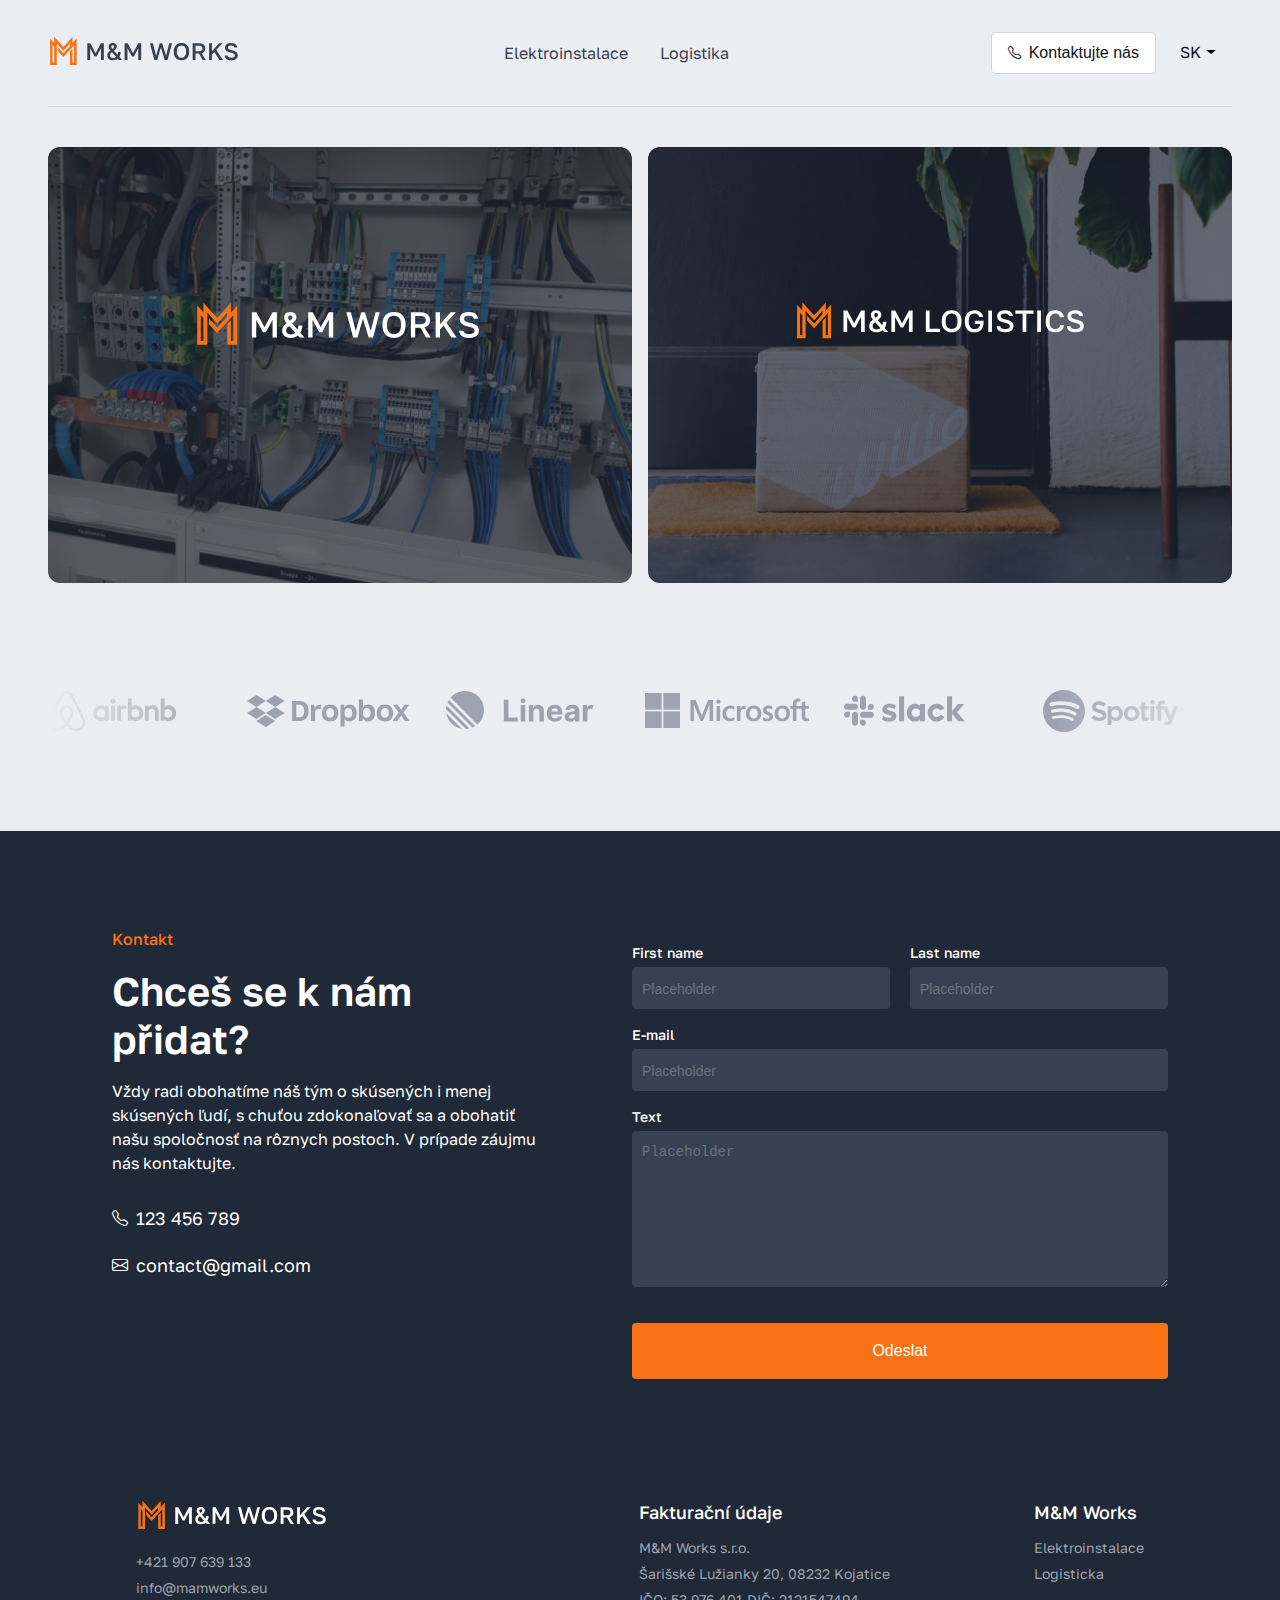
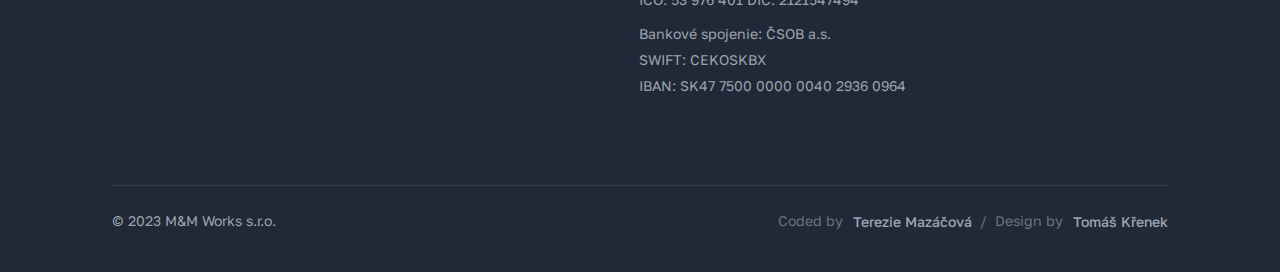
<file: index.html>
<!DOCTYPE html>
<html lang="en">
<head>
    <meta charset="UTF-8">
    <meta name="viewport" content="width=device-width, initial-scale=1.0">
    <link rel="stylesheet" href="style.css">
    <link rel="stylesheet" href="https://cdn.jsdelivr.net/npm/@splidejs/splide@4.1.4/dist/css/splide.min.css">
    <title>M&M Works</title>
</head>
<body>
    <!--Header-->
    <header>
        <div class="header-container">
            <div class="header-wrapper">
                <div class="header-logo">
                    <a href="index.html">
                        <img src="./loga/Variant=Light, Type=Works.svg" alt="logo M&M Works">
                    </a>
                </div>

                <nav class="header-nav">
                    <ul>
                        <li><a href="elektroinstalace.html">Elektroinstalace</a></li>
                        <li><a href="logistika.html">Logistika</a></li>
                    </ul>
                </nav>

                <div class="header-list">
                    <div class="header-btn">
                        <button>
                            <i class="bi bi-telephone"></i>
                            <p>Kontaktujte nás</p>
                        </button>
                    </div>

                    <div class="dropdown">
                        <div class="select">
                            <span class="selected">SK</span>
                            <div class="caret"></div>
                        </div>
                        <ul class="menu">
                            <li class="active">SK</li>
                            <li>DE</li>
                            <li>EN</li>
                        </ul>
                    </div>
                </div>
            </div>
        </div>
    </header>

    <!--Introductory Main Content-->
    <main>
        <section>
            <div class="main-container">
                <div class="main-content">
                    <div class="main-wrapper">
                        <div class="main-cards">
                            <a href="elektroinstalace.html">
                                <div class="main-card-bg"></div>
                                <div class="main-card-img">
                                    <img src="./img/image 2.jpg" alt="image">
                                </div>
                                
                                <div class="main-logo-img">
                                    <img src="./loga/m-m-works-logo.svg" alt="logo">
                                </div>
                                <div class="main-content-btn">
                                    <button>Více o službě</button>
                                </div>
                            </a>
                            
                        </div>
                
                        <div class="main-cards">
                            <a href="logistika.html">
                                <div class="main-card-bg"></div>
                                <div class="main-card-img">
                                    <img src="./img/image-logistika.jpg" alt="image">
                                </div>
                                
                                <div class="main-logo-img">
                                    <img src="./loga/m-m-logistics-logo.svg" alt="logo">
                                </div>
                                <div class="main-content-btn">
                                    <button>Více o službě</button>
                                </div>
                            </a>
                            
                        </div>
                    </div>
        
                    <div class="main-splide-content section-slider">
                        <div class="splide slider1" role="group" aria-label="Splide Basic HTML Example">
                            <div class="splide__track">
                                    <ul class="splide__list">
                                        <li class="splide__slide"><img src="./loga/logo-airbnb.svg" alt="Logo Airbnb"></li>
                                        <li class="splide__slide"><img src="./loga/logo-dropbox.svg" alt="Logo Dropbox"></li>
                                        <li class="splide__slide"><img src="./loga/logo-linear.svg" alt="Logo Linear"></li>
                                        <li class="splide__slide"><img src="./loga/logo-microsoft.svg" alt="Logo Microsoft"></li>
                                        <li class="splide__slide"><img src="./loga/logo-slack.svg" alt="Logo Slack"></li>
                                        <li class="splide__slide"><img src="./loga/logo-spotify.svg" alt="Logo Spotify"></li>
                                        <li class="splide__slide"><img src="./loga/logo-airbnb.svg" alt="Logo Airbnb"></li>
                                        <li class="splide__slide"><img src="./loga/logo-dropbox.svg" alt="Logo dropbox"></li>
                                        <li class="splide__slide"><img src="./loga/logo-linear.svg" alt="Logo Linear"></li>
                                        <li class="splide__slide"><img src="./loga/logo-microsoft.svg" alt="Logo Microsoft"></li>
                                        <li class="splide__slide"><img src="./loga/logo-slack.svg" alt="Logo Slack"></li>
                                        <li class="splide__slide"><img src="./loga/logo-spotify.svg" alt="Logo Spotify"></li>
                                    </ul>
                            </div>
                        </div>
                    </div>
                </div>
            </div>
        </section>
    </main>

    <!--Footer -->
    <footer>
        <div class="footer-container">
            <div class="footer-items-content">
                <div class="footer-content">
                    <div class="footer-first-part">
                        <div class="first-part-text">
                            <p class="footer-contact">Kontakt</p>
                            <h2>Chceš se k nám přidat?</h2>
                            <p>Vždy radi obohatíme náš tým o skúsených i menej skúsených ľudí, s chuťou zdokonaľovať sa a obohatiť našu spoločnosť na rôznych postoch. V prípade záujmu nás kontaktujte.</p>
                        </div>
                        
                        <div class="footer-info">
                            <div class="footer-items">
                                <i class="bi bi-telephone"></i>
                                <p>123 456 789</p>
                            </div>
                            <div class="footer-items">
                                <i class="bi bi-envelope"></i>
                                <p>contact@gmail.com</p>
                            </div>
                        </div>
                    </div>
    
                    <div>
                        <form class="footer-form">
                            <div class="row">
                                <div class="input-group group-name">
                                    <input type="text" id="name" placeholder="Placeholder" required>
                                    <label for="name">First name</label>
                                </div>
                                <div class="input-group group-name">
                                    <input type="text" id="name" placeholder="Placeholder" required>
                                    <label for="name">Last name</label>
                                </div>
                            </div>
                            
                            <div class="input-group">
                                <input type="text" id="email" placeholder="Placeholder" required>
                                <label for="email">E-mail</label>
                            </div>
                            <div class="input-group">
                                <textarea id="message" rows="8" placeholder="Placeholder"></textarea>
                                <label for="message">Text</label>
                            </div>
                            <button type="submit">Odeslat</button>
                        </form>
    
                    </div>
                </div>
    
                <div class="footer-second-part">
                    <div class="footer-item-contact">
                        <div>
                            <a href="#">
                                <img src="./loga/Variant=Dark, Type=Works.svg" alt="logo M&M Works">
                            </a>
                        </div>
    
                        <div class="footer-contact-list">
                            <div>
                                <p>+421 907 639 133</p>
                            </div>
    
                            <div>
                                <p>info@mamworks.eu</p>
                            </div>
                        </div>
                    </div>
    
                    <div class="footer-first-list">
                        <p>Fakturační údaje</p>
                        <ul>
                            <li><p>M&M Works s.r.o.</p></li>
                            <li><p>Šarišské Lužianky 20, 08232 Kojatice</p></li>
                            <li><p>IČO: 53 976 401 DIČ: 2121547494</p></li>
                        </ul>
    
                        <ul>
                            <li><p>Bankové spojenie: ČSOB a.s.</p></li>
                            <li><p>SWIFT: CEKOSKBX</p></li>
                            <li><p>IBAN: SK47 7500 0000 0040 2936 0964</p></li>
                        </ul>
                    </div>
    
                    <div class="footer-second-list">
                        <p>M&M Works</p>
                        <ul>
                            <li><a href="elektroinstalace.html">Elektroinstalace</a></li>
                            <li><a href="logistika.html">Logisticka</a></li>
                        </ul>
                    </div>
                </div>
    
                <div class="footer-last-part">
                    <div class="footer-last-info">
                        <div class="footer-frame">
                            <p>© 2023 M&M Works s.r.o.</p>
                        </div>
        
                        <div class="footer-last-frame">
                            <p class="mr-6">Coded by</p>
                            <a href="https://github.com/Terezie-Mazacova">
                                <p>Terezie Mazáčová</p>
                            </a>
                            <p class="m-8">/</p>
                            <p class="mr-6">Design by</p>
                            <a href="https://www.tomaskrenek.com/"  class="footer-last-name">
                                <p>Tomáš Křenek</p>
                            </a>
                        </div>
                    </div>
                </div>
            </div>
        </div>
    </footer>

    <script src="https://cdn.jsdelivr.net/npm/@splidejs/splide@4.1.4/dist/js/splide.min.js"></script>
    <script src="script.js"></script>
</body>
</html>
</file>
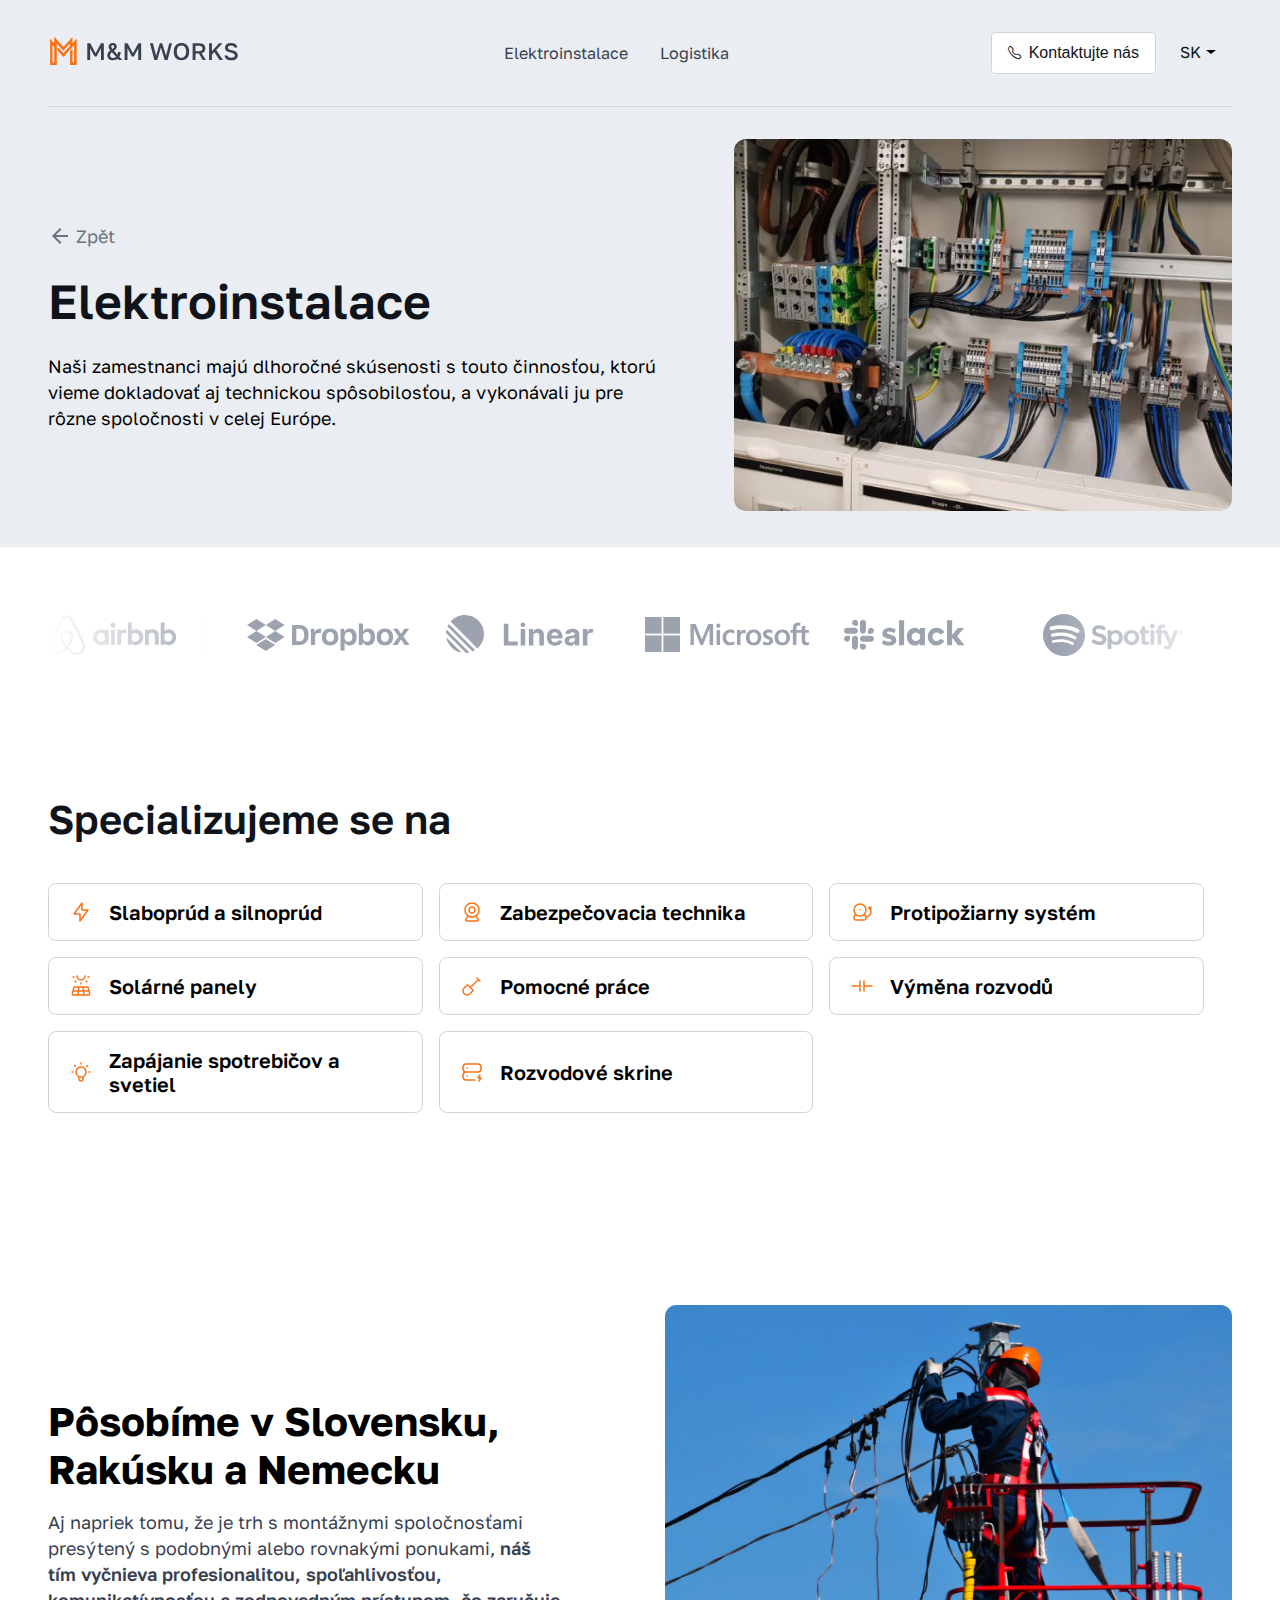
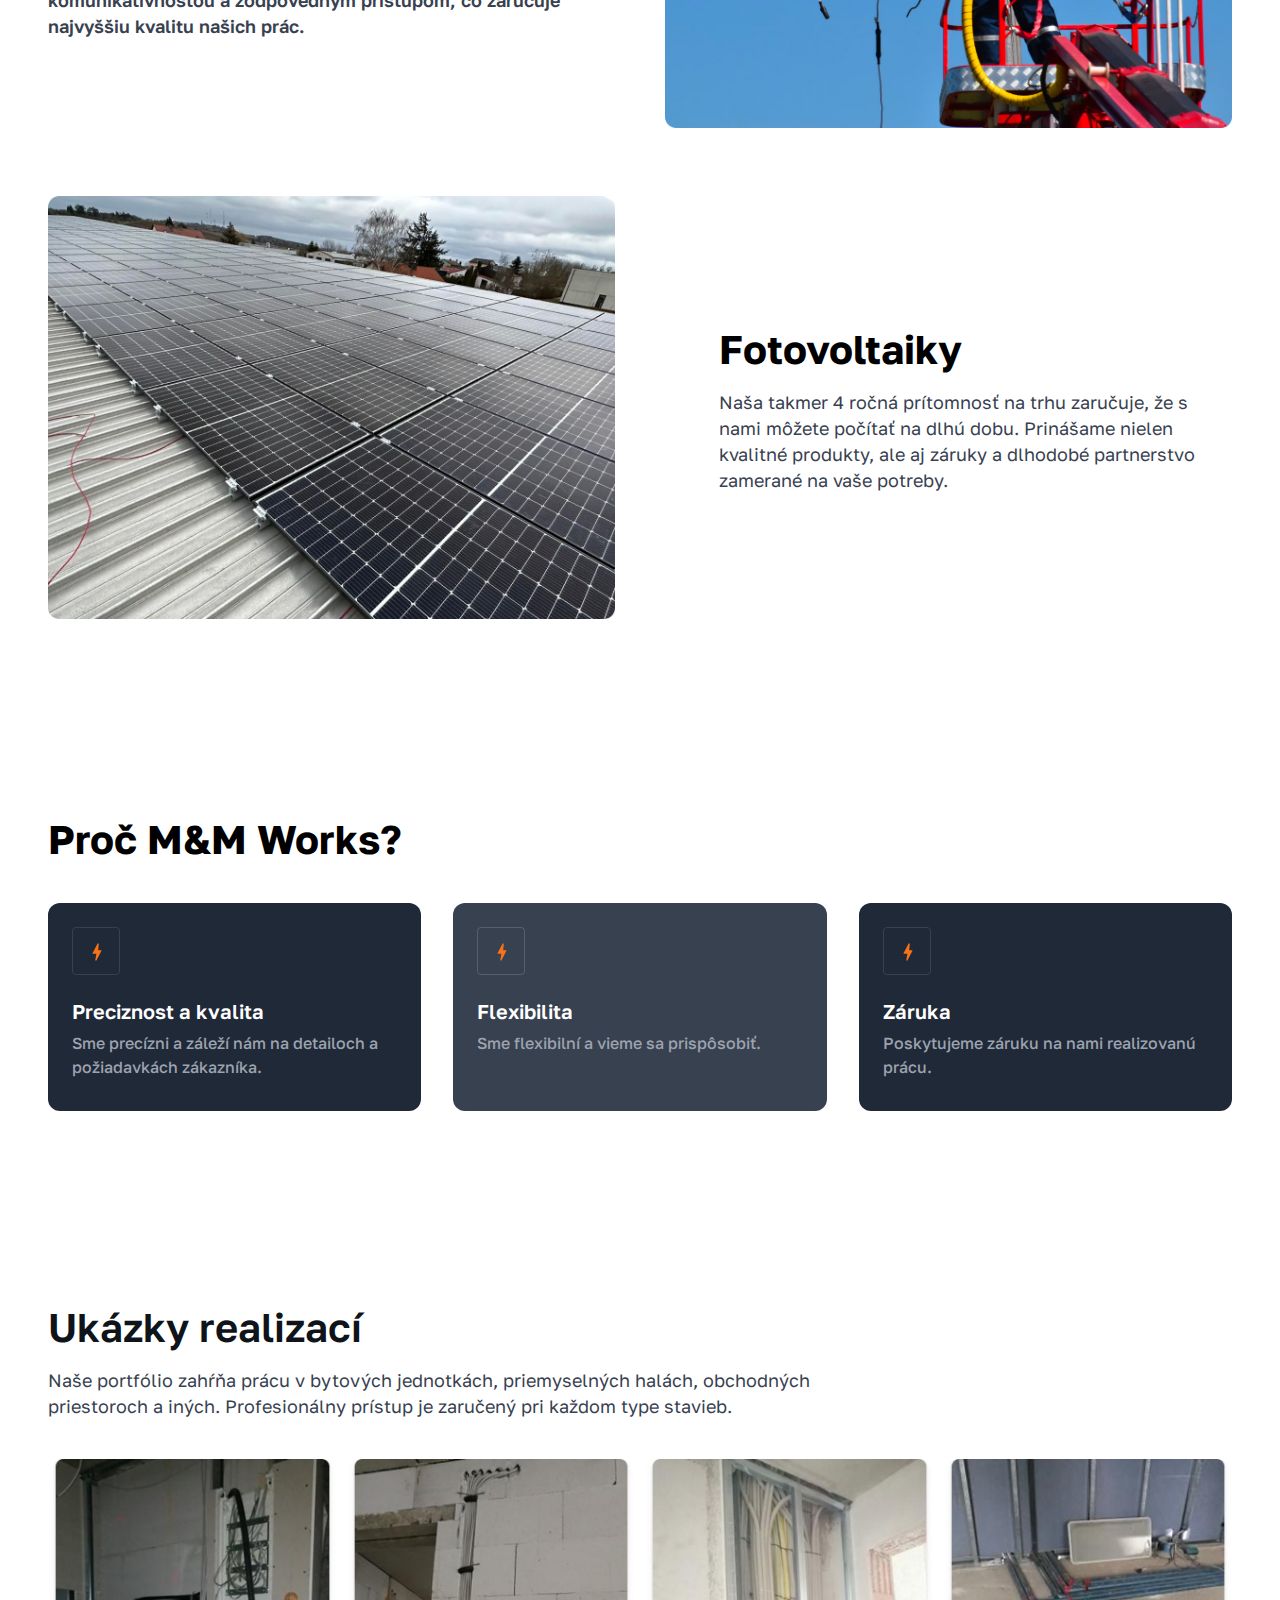
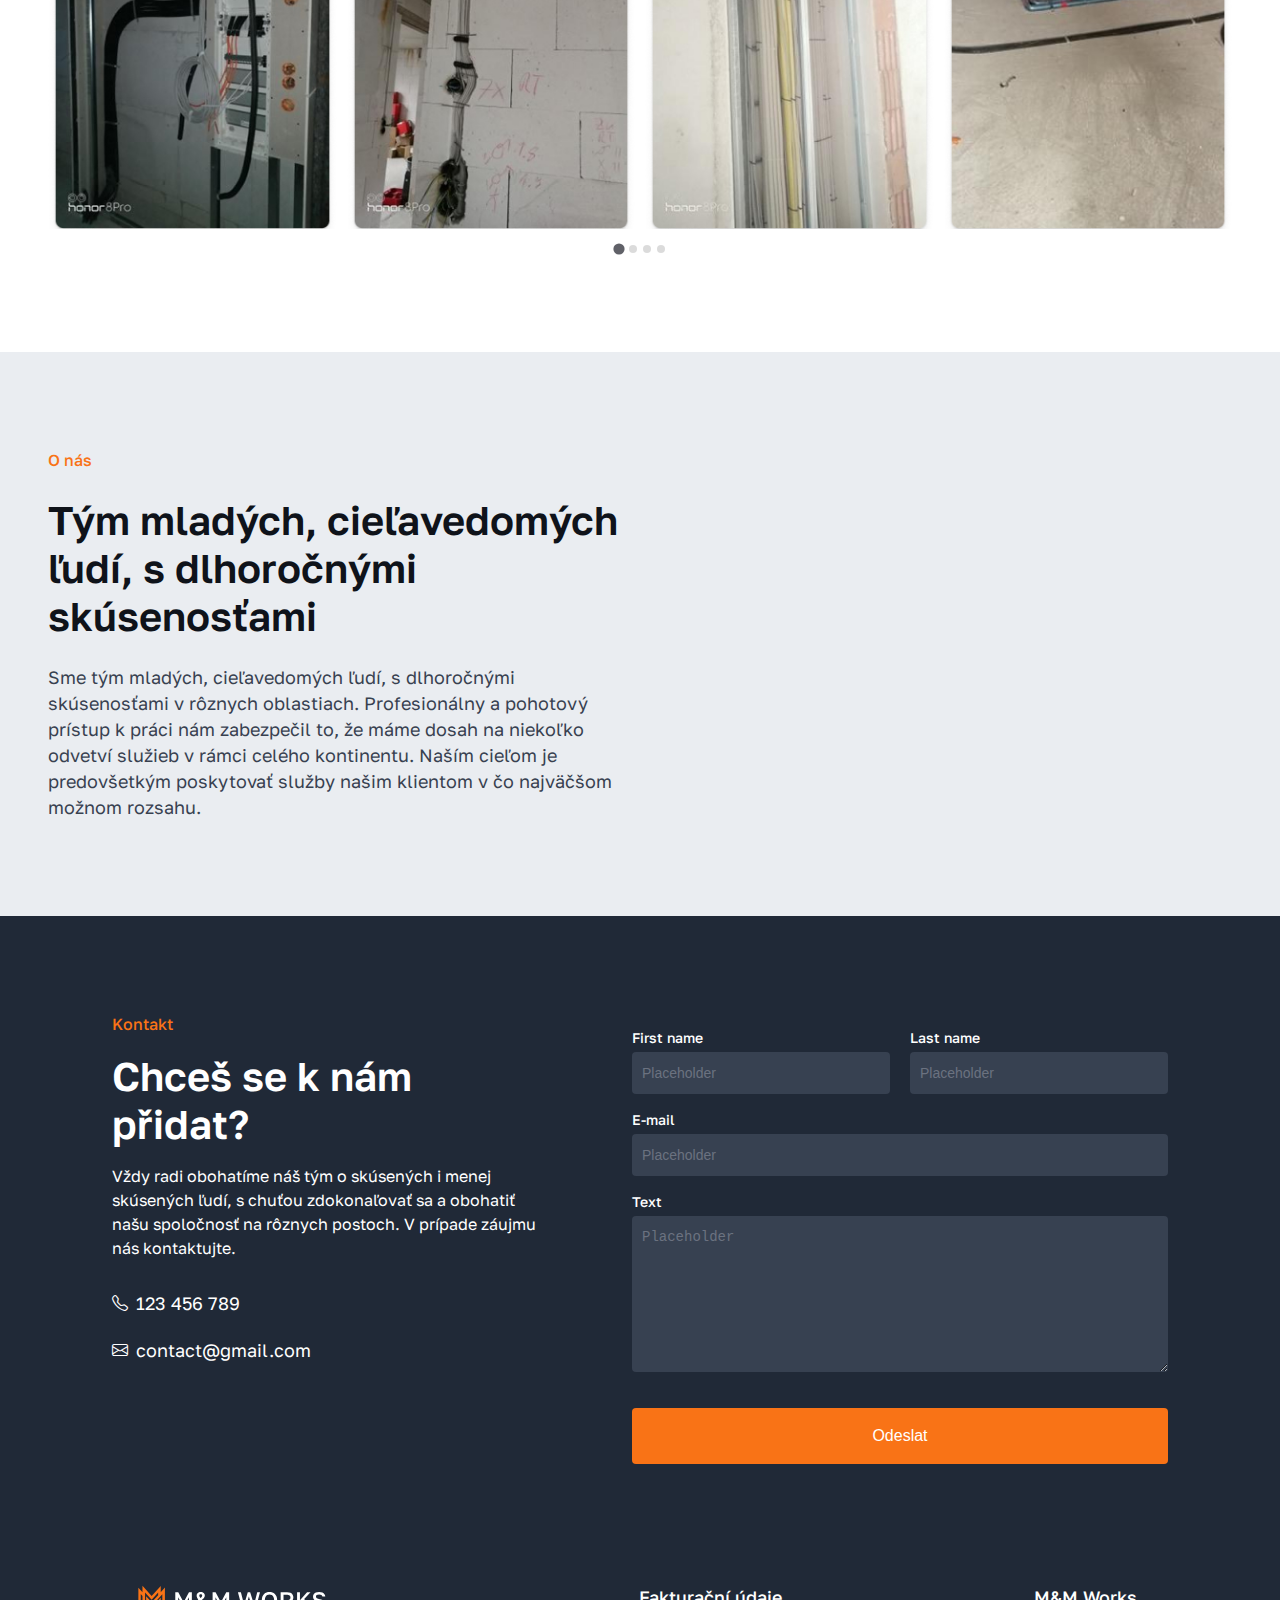
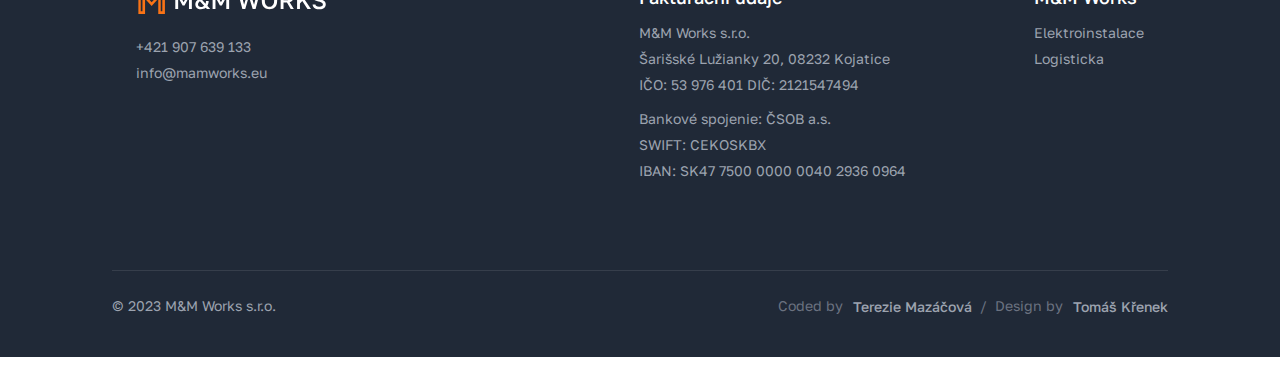
<file: elektroinstalace.html>
<!DOCTYPE html>
<html lang="en">
<head>
    <meta charset="UTF-8">
    <meta name="viewport" content="width=device-width, initial-scale=1.0">
    <link rel="stylesheet" href="style.css">
    <link rel="stylesheet" href="https://cdn.jsdelivr.net/npm/@splidejs/splide@4.1.4/dist/css/splide.min.css">
    <title>M&M Works</title>
</head>
<body>
    <!--Header-->
    <header>
        <div class="header-container">
            <div class="header-wrapper">
                <div class="header-logo">
                    <a href="index.html">
                        <img src="./loga/Variant=Light, Type=Works.svg" alt="logo M&M Works">
                    </a>
                </div>

                <nav class="header-nav">
                    <ul>
                        <li><a href="elektroinstalace.html">Elektroinstalace</a></li>
                        <li><a href="logistika.html">Logistika</a></li>
                    </ul>
                </nav>

                <div class="header-list">
                    <div class="header-btn">
                        <button>
                            <i class="bi bi-telephone"></i>
                            <p>Kontaktujte nás</p>
                        </button>
                    </div>

                    <div class="dropdown">
                        <div class="select">
                            <span class="selected">SK</span>
                            <div class="caret"></div>
                        </div>
                        <ul class="menu">
                            <li class="active">SK</li>
                            <li>DE</li>
                            <li>EN</li>
                        </ul>
                    </div>
                </div>
            </div>
            
            
        </div>
    </header>

    <main>
        <!--Introductory Section-->
        <section>
            <div class="elektro-bg">
                <div class="main-information">
                    <div class="elektro-features">
                        <div class="elektro-items">
                            <a href="index.html">
                                <img src="./icons/arrow_back.svg" alt="Šipka ikona">
                                <p>Zpět</p>
                            </a>
                        </div>
    
                        <div>
                            <h1>Elektroinstalace</h1>
                            <p>Naši zamestnanci majú dlhoročné skúsenosti s touto činnosťou, ktorú vieme dokladovať aj technickou spôsobilosťou, a vykonávali ju pre rôzne spoločnosti v celej Európe.</p>
                        </div>
                    </div>
    
                    <div class="elektro-item-img">
                        <img src="./img/image 2.jpg" alt="Úvodní fotka Elektroinstalace">
                    </div>
                </div>
            </div>
        </section>

        <!--Slider1 in Electrical-Installation-->
        <section class="section-slider1">
            <div class="main-splide-content">
                <div class="splide slider1 slider-bg" role="group" aria-label="Splide Basic HTML Example">
                    <div class="splide__track">
                            <ul class="splide__list">
                                <li class="splide__slide"><img src="./loga/logo-airbnb.svg" alt="Logo Airbnb"></li>
                                <li class="splide__slide"><img src="./loga/logo-dropbox.svg" alt="Logo Dropbox"></li>
                                <li class="splide__slide"><img src="./loga/logo-linear.svg" alt="Logo Linear"></li>
                                <li class="splide__slide"><img src="./loga/logo-microsoft.svg" alt="Logo Microsoft"></li>
                                <li class="splide__slide"><img src="./loga/logo-slack.svg" alt="Logo Slack"></li>
                                <li class="splide__slide"><img src="./loga/logo-spotify.svg" alt="Logo Spotify"></li>
                                <li class="splide__slide"><img src="./loga/logo-airbnb.svg" alt="Logo Airbnb"></li>
                                <li class="splide__slide"><img src="./loga/logo-dropbox.svg" alt="Logo Dropbox"></li>
                                <li class="splide__slide"><img src="./loga/logo-linear.svg" alt="Logo Linear"></li>
                                <li class="splide__slide"><img src="./loga/logo-microsoft.svg" alt="Logo Microsoft"></li>
                                <li class="splide__slide"><img src="./loga/logo-slack.svg" alt="Logo Slack"></li>
                                <li class="splide__slide"><img src="./loga/logo-spotify.svg" alt="Logo Spotify"></li>
                            </ul>
                    </div>
                </div>
            </div>
        </section>
        
        <!--Section Cards-->
        <section class="section-cards">
            <div class="elektro-cards">
                <div>
                    <h2>Specializujeme se na</h2>
                </div>
                <div class="elektro-item">
                    <div class="elektro-card">
                        <img src="./icons/tabler-icon-bolt.svg" alt="Ikona">
                        <h5>Slaboprúd a silnoprúd</h5>
                    </div>
    
                    <div class="elektro-card">
                        <img src="./icons/tabler-icon-device-computer-camera.svg" alt="Ikona">
                        <h5>Zabezpečovacia technika</h5>
                    </div>
    
                    <div class="elektro-card">
                        <img src="./icons/tabler-icon-bell-school.svg" alt="Ikona"> 
                        <h5>Protipožiarny systém</h5>
                    </div>
    
                    <div class="elektro-card">
                        <img src="./icons/tabler-icon-solar-panel-2.svg" alt="Ikona">
                        <h5>Solárné panely</h5>
                    </div>
    
                    <div class="elektro-card">
                        <img src="./icons/tabler-icon-shovel.svg" alt="Ikona">
                        <h5>Pomocné práce</h5>
                    </div>
    
                    <div class="elektro-card">
                        <img src="./icons/tabler-icon-circuit-capacitor.svg" alt="Ikona">
                        <h5>Výměna rozvodů</h5>
                    </div>
    
                    <div class="elektro-card">
                        <img src="./icons/tabler-icon-bulb.svg" alt="Ikona">
                        <h5>Zapájanie spotrebičov a svetiel</h5>
                    </div>
    
                    <div class="elektro-card">
                        <img src="./icons/tabler-icon-server-bolt.svg" alt="Ikona">
                        <h5>Rozvodové skrine</h5>
                    </div>
                </div>
            </div>
        </section>

        <!--Section About Operation-->
        <section class="section-services">
            <div class="services-features">
                <div class="services-items">
                    <div class="services-text services-part">
                        <h2>Pôsobíme v Slovensku, Rakúsku a Nemecku</h2>
                        <p>Aj napriek tomu, že je trh s montážnymi spoločnosťami presýtený s podobnými alebo rovnakými ponukami,<strong class="highlight-part"> náš tím vyčnieva profesionalitou, spoľahlivosťou, komunikatívnosťou a zodpovedným prístupom, čo zaručuje najvyššiu kvalitu našich prác.</strong></p>
                    </div>

                    <div class="services-img">
                        <img src="./img/elektro-image3.jpg" alt="Fotka elektrických rozvodů">
                    </div>
                </div>

                <div class="services-items services-items-reverse">
                    <div class="services-img">
                        <img src="./img/elektro-fotovoltaiky.jpg" alt="Fotka Fotovoltaiky">
                    </div>

                    <div class="services-text services-part-second">
                        <h2>Fotovoltaiky</h2>
                        <p>Naša takmer 4 ročná prítomnosť na trhu zaručuje, že s nami môžete počítať na dlhú dobu. Prinášame nielen kvalitné produkty, ale aj záruky a dlhodobé partnerstvo zamerané na vaše potreby.</p>
                    </div>
                </div>
            </div>
        </section>

        <!--Section About Why-M&M-->
        <section class="section-items">
            <div class="content-items-info">
                <h2>Proč M&M Works?</h2>
                <div class="items-features">
                    <div class="items-content">
                        <div class="items-icon">
                            <img src="./icons/elektro-bolt.svg" alt="Ikona">
                        </div>

                        <div>
                            <h5>Preciznost a kvalita</h5>
                            <p>Sme precízni a záleží nám na detailoch a požiadavkách zákazníka.</p>
                        </div>
                        
                    </div>

                    <div class="items-content light-color">
                        <div class="items-icon light-color-icon">
                            <img src="./icons/elektro-bolt.svg" alt="Ikona">
                        </div>

                        <div>
                            <h5>Flexibilita</h5>
                            <p>Sme flexibilní a vieme sa prispôsobiť.</p>
                        </div>
                        
                    </div>

                    <div class="items-content">
                        <div class="items-icon">
                            <img src="./icons/elektro-bolt.svg" alt="Ikona">
                        </div>

                        <div>
                            <h5>Záruka</h5>
                            <p>Poskytujeme záruku na nami realizovanú prácu.</p>
                        </div>
                    </div>
                </div>
            </div>
        </section>

        <!--Section About Examples-->
        <section class="section-example">
            <div class="container-example">
                <div class="info-example">
                    <h2>Ukázky realizací</h2>
                    <p>Naše portfólio zahŕňa prácu v bytových jednotkách, priemyselných halách, obchodných priestoroch a iných. Profesionálny prístup je zaručený pri každom type stavieb.</p>
                </div>
                
                <div class="splide slider2" role="group" aria-label="Splide Basic HTML Example">
                    <div class="splide__track">
                        <ul class="splide__list">
                            <li class="splide__slide splide2"><img src="./img/elektro-ukazka1.jpg" alt="Ukázka první"></li>
                            <li class="splide__slide splide2"><img src="./img/elektro-ukazka2.jpg" alt="Ukázka druhá"></li>
                            <li class="splide__slide splide2"><img src="./img/elektro-ukazka3.jpg" alt="Ukázka třetí"></li>
                            <li class="splide__slide splide2"><img src="./img/elektro-ukazka4.jpg" alt="Ukázka čtvrtá"></li>
                            <li class="splide__slide splide2"><img src="./img/elektro-ukazka1.jpg" alt="Ukázka první"></li>
                            <li class="splide__slide splide2"><img src="./img/elektro-ukazka2.jpg" alt="Ukázka druhá"></li>
                            <li class="splide__slide splide2"><img src="./img/elektro-ukazka3.jpg" alt="Ukázka třetí"></li>
                            <li class="splide__slide splide2"><img src="./img/elektro-ukazka4.jpg" alt="Ukázka čtvrtá"></li>
                            <li class="splide__slide splide2"><img src="./img/elektro-ukazka1.jpg" alt="Ukázka první"></li>
                            <li class="splide__slide splide2"><img src="./img/elektro-ukazka2.jpg" alt="Ukázka druhá"></li>
                            <li class="splide__slide splide2"><img src="./img/elektro-ukazka3.jpg" alt="Ukázka třetí"></li>
                            <li class="splide__slide splide2"><img src="./img/elektro-ukazka4.jpg" alt="Ukázka čtvrtá"></li>
                            <li class="splide__slide splide2"><img src="./img/elektro-ukazka1.jpg" alt="Ukázka první"></li>
                            <li class="splide__slide splide2"><img src="./img/elektro-ukazka2.jpg" alt="Ukázka druhá"></li>
                            <li class="splide__slide splide2"><img src="./img/elektro-ukazka3.jpg" alt="Ukázka třetí"></li>
                            <li class="splide__slide splide2"><img src="./img/elektro-ukazka4.jpg" alt="Ukázka čtvrtá"></li>
                        </ul>
                    </div>
                </div>
            </div>
        </section>

        <!--Section About Us-->
        <section class="section-aboutus">
            <div class="container-aboutus">
                <div class="container-info">
                    <p class="container-aboutus-word">O nás</p>
                    <h2>Tým mladých, cieľavedomých ľudí, s dlhoročnými skúsenosťami</h2>
                    <p>Sme tým mladých, cieľavedomých ľudí, s dlhoročnými skúsenosťami v rôznych oblastiach. Profesionálny a pohotový prístup k práci nám zabezpečil to, že máme dosah na niekoľko odvetví služieb v rámci celého kontinentu. Naším cieľom je predovšetkým poskytovať služby našim klientom v čo najväčšom možnom rozsahu.</p>
                </div>

                <div class="splide slider3" role="group" aria-label="Splide Basic HTML Example">
                    <div class="splide__track">
                        <ul class="splide__list">
                            <li class="splide__slide splide3">
                                <div class="splide3-human">
                                    <img src="./img/human.jpg" alt="Description 1">
                                </div>
                                
                                <div class="slide-caption">
                                    <p class="splide-info-job">CEO</p>
                                    <h4>Gabriel Macht</h4>
                                    <p>+421 908 221 440</p>
                                    <p class="m-t-4">gabriel.thesuits@mamworks.eu</p>
                                </div>
                            </li>
                            <li class="splide__slide splide3">
                                <div class="splide3-human">
                                    <img src="./img/human.jpg" alt="Description 1">
                                </div>
                                
                                <div class="slide-caption">
                                    <p class="splide-info-job">CMO</p>
                                    <h4>Patrick J. Adams</h4>
                                    <p>+421 908 221 440</p>
                                    <p class="m-t-4">patrick.adams@mamworks.eu</p>
                                </div>
                            </li>
                            <li class="splide__slide splide3">
                                <div class="splide3-human">
                                    <img src="./img/human.jpg" alt="Description 1">
                                </div>
                                
                                <div class="slide-caption">
                                    <p class="splide-info-job">CFO</p>
                                    <h4>Rick Hoffman</h4>
                                    <p>+421 908 221 440</p>
                                    <p class="m-t-4">rick.hoffman@mamworks.eu</p>
                                </div>
                            </li>
                        </ul>
                    </div>
                </div>
            </div>
        </section>
    </main>

    <!--Footer -->
    <footer>
        <div class="footer-container">
            <div class="footer-items-content">
                <div class="footer-content">
                    <div class="footer-first-part">
                        <div class="first-part-text">
                            <p class="footer-contact">Kontakt</p>
                            <h2>Chceš se k nám přidat?</h2>
                            <p>Vždy radi obohatíme náš tým o skúsených i menej skúsených ľudí, s chuťou zdokonaľovať sa a obohatiť našu spoločnosť na rôznych postoch. V prípade záujmu nás kontaktujte.</p>
                        </div>
                        
                        <div class="footer-info">
                            <div class="footer-items">
                                <i class="bi bi-telephone"></i>
                                <p>123 456 789</p>
                            </div>
                            <div class="footer-items">
                                <i class="bi bi-envelope"></i>
                                <p>contact@gmail.com</p>
                            </div>
                        </div>
                    </div>
    
                    <div>
                        <form class="footer-form">
                            <div class="row">
                                <div class="input-group group-name">
                                    <input type="text" id="name" placeholder="Placeholder" required>
                                    <label for="name">First name</label>
                                </div>
                                <div class="input-group group-name">
                                    <input type="text" id="name" placeholder="Placeholder" required>
                                    <label for="name">Last name</label>
                                </div>
                            </div>
                            
                            <div class="input-group">
                                <input type="text" id="email" placeholder="Placeholder" required>
                                <label for="email">E-mail</label>
                            </div>
                            <div class="input-group">
                                <textarea id="message" rows="8" placeholder="Placeholder"></textarea>
                                <label for="message">Text</label>
                            </div>
                            <button type="submit">Odeslat</button>
                        </form>
    
                    </div>
                </div>
    
                <div class="footer-second-part">
                    <div class="footer-item-contact">
                        <div>
                            <a href="index.html">
                                <img src="./loga/Variant=Dark, Type=Works.svg" alt="logo M&M Works">
                            </a>
                        </div>
    
                        <div class="footer-contact-list">
                            <div>
                                <p>+421 907 639 133</p>
                            </div>
    
                            <div>
                                <p>info@mamworks.eu</p>
                            </div>
                        </div>
                    </div>
    
                    <div class="footer-first-list">
                        <p>Fakturační údaje</p>
                        <ul>
                            <li><p>M&M Works s.r.o.</p></li>
                            <li><p>Šarišské Lužianky 20, 08232 Kojatice</p></li>
                            <li><p>IČO: 53 976 401 DIČ: 2121547494</p></li>
                        </ul>
    
                        <ul>
                            <li><p>Bankové spojenie: ČSOB a.s.</p></li>
                            <li><p>SWIFT: CEKOSKBX</p></li>
                            <li><p>IBAN: SK47 7500 0000 0040 2936 0964</p></li>
                        </ul>
                    </div>
    
                    <div class="footer-second-list">
                        <p>M&M Works</p>
                        <ul>
                            <li><a href="elektroinstalace.html">Elektroinstalace</a></li>
                            <li><a href="logistika.html">Logisticka</a></li>
                        </ul>
                    </div>
                </div>
    
                <div class="footer-last-part">
                    <div class="footer-last-info">
                        <div class="footer-frame">
                            <p>© 2023 M&M Works s.r.o.</p>
                        </div>
        
                        <div class="footer-last-frame">
                            <p class="mr-6">Coded by</p>
                            <a href="https://github.com/Terezie-Mazacova">
                                <p>Terezie Mazáčová</p>
                            </a>
                            <p class="m-8">/</p>
                            <p class="mr-6">Design by</p>
                            <a href="https://www.tomaskrenek.com/"  class="footer-last-name">
                                <p>Tomáš Křenek</p>
                            </a>
                        </div>
                    </div>
                </div>
            </div>
        </div>
    </footer>


    <script src="https://cdn.jsdelivr.net/npm/@splidejs/splide@4.1.4/dist/js/splide.min.js"></script>
    <script src="script.js"></script>
</body>
</html>
</file>
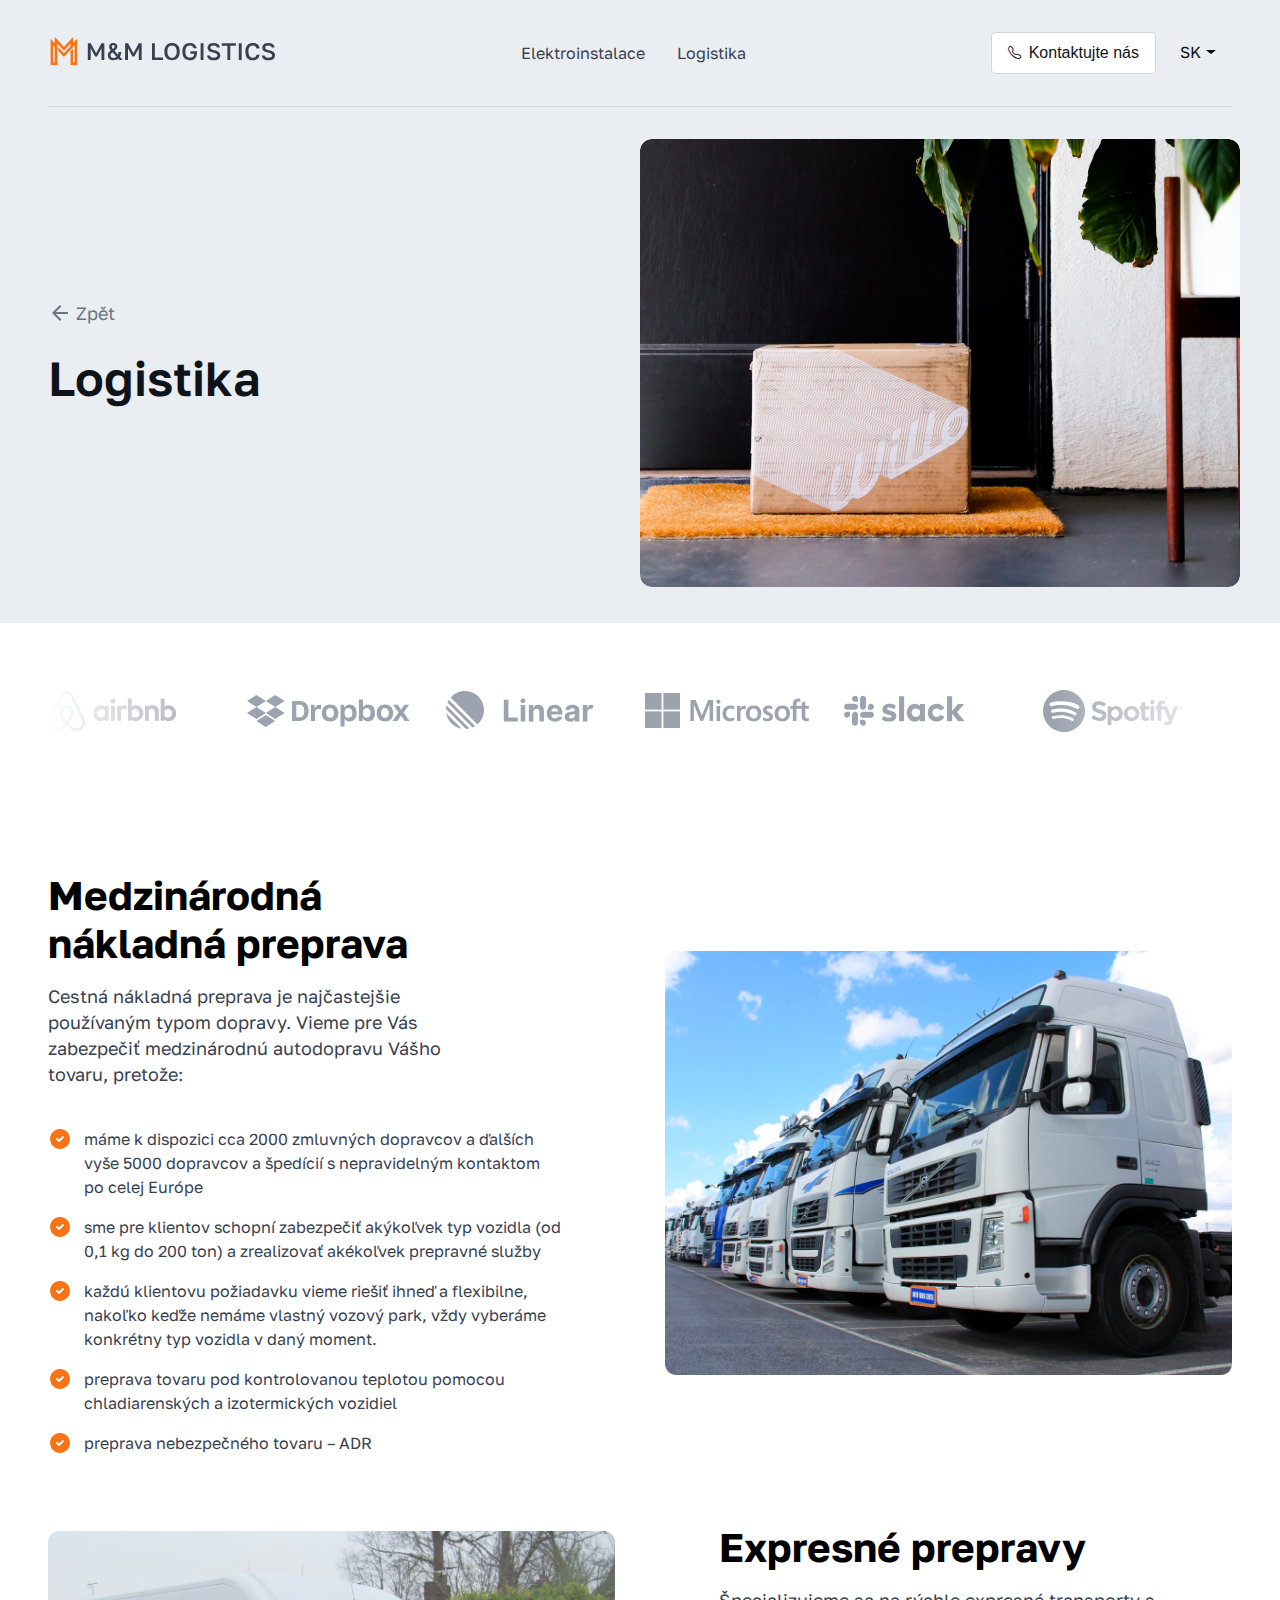
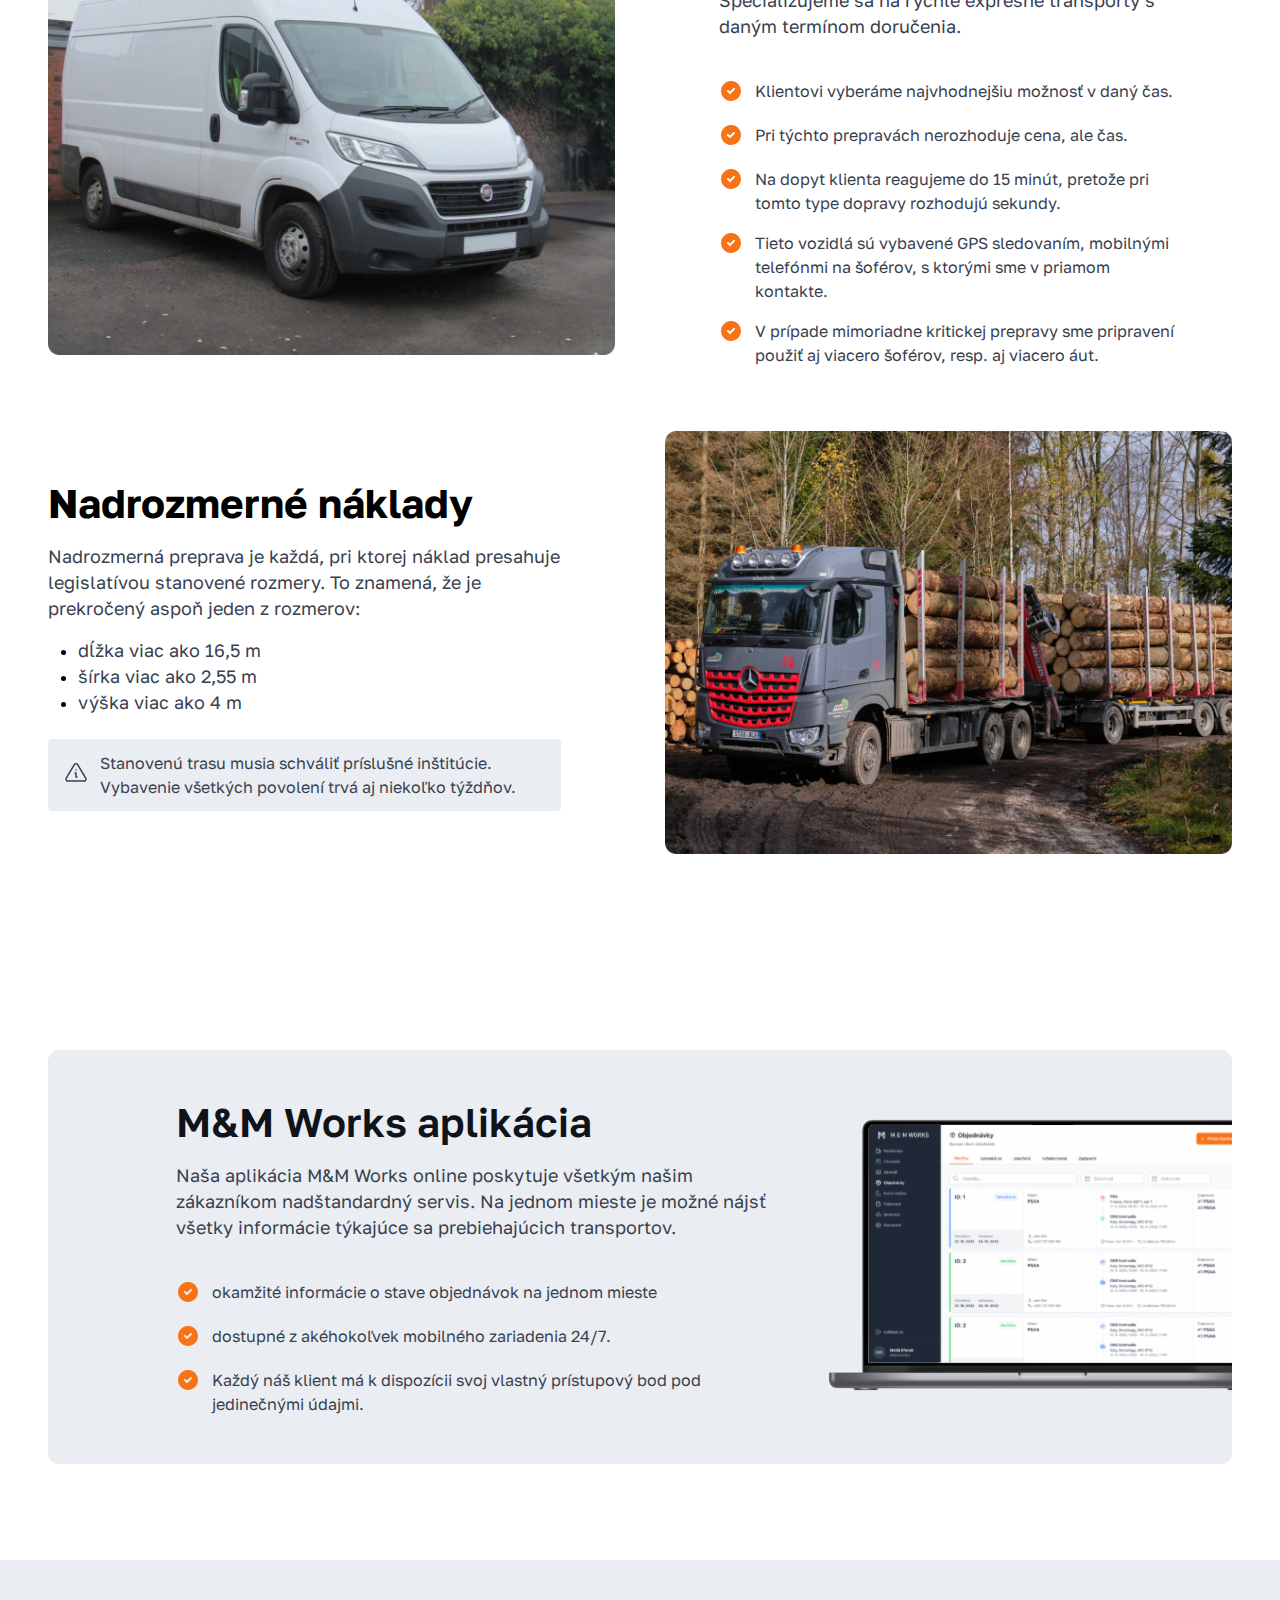
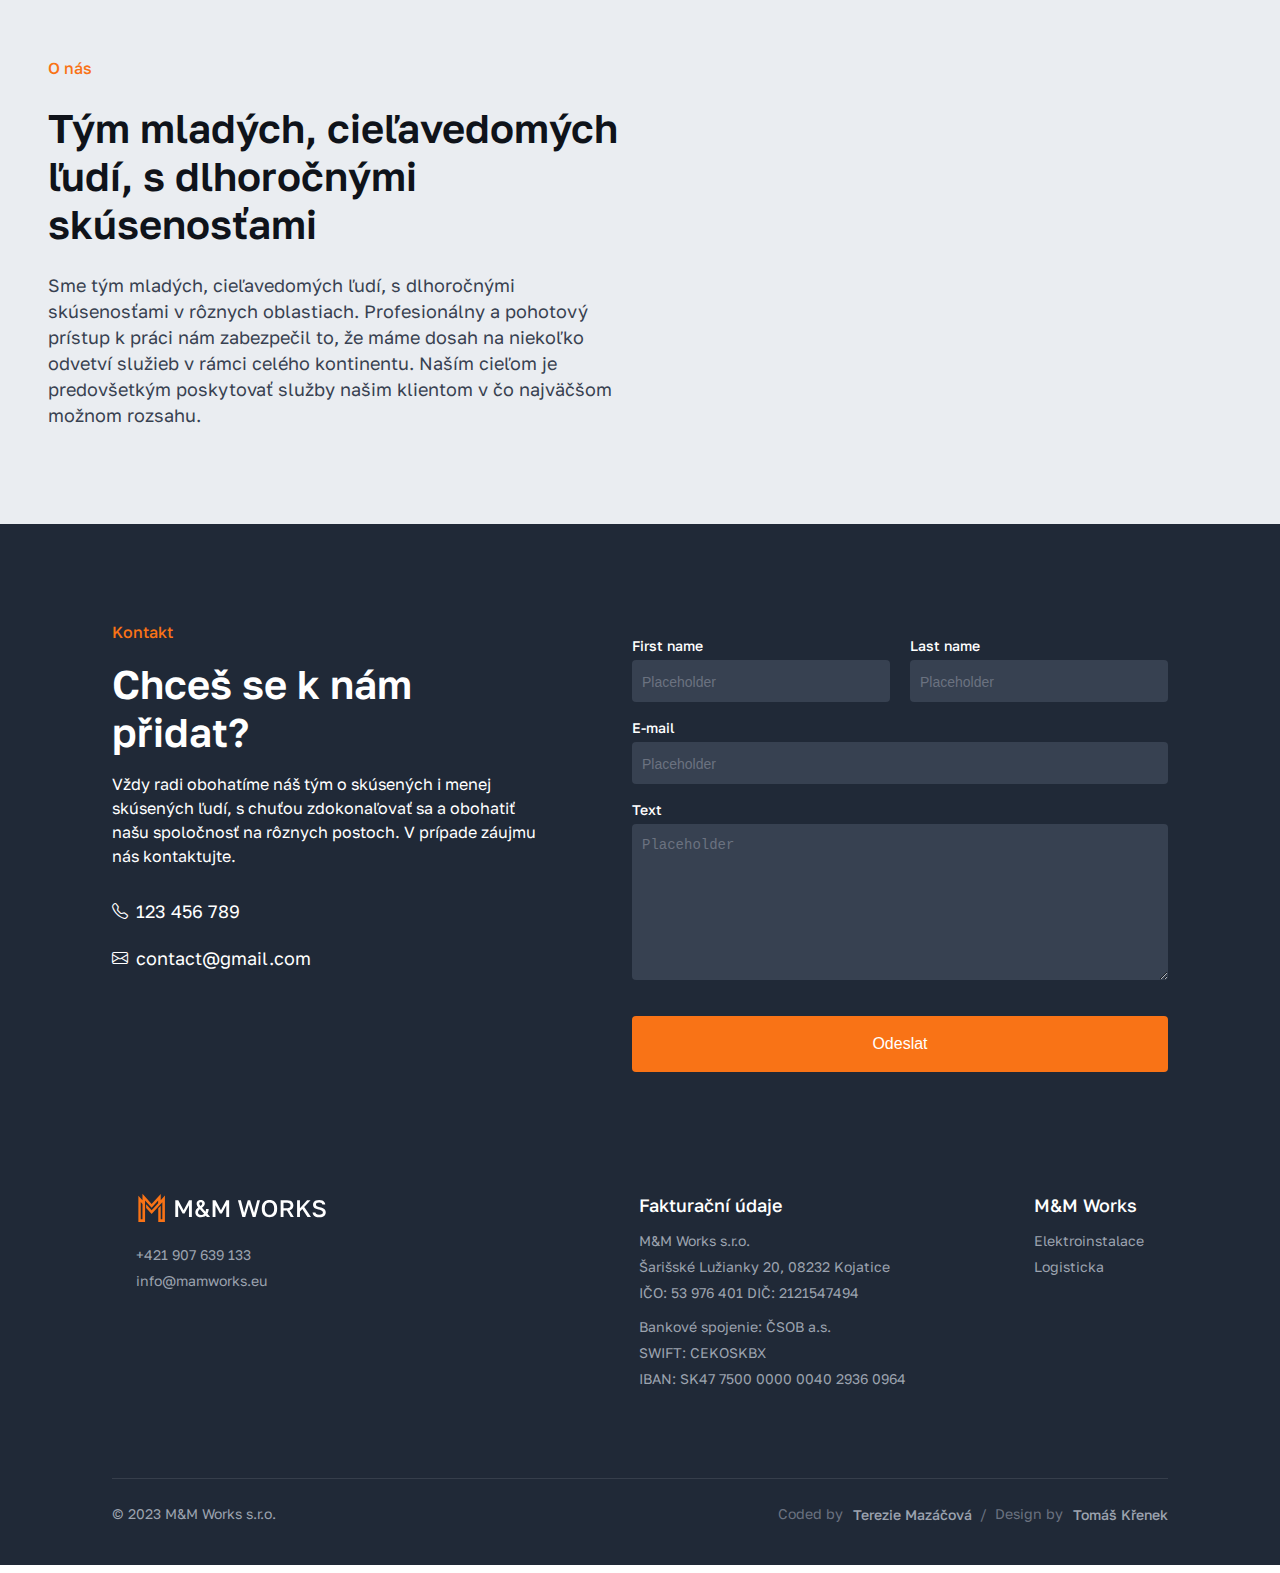
<file: logistika.html>
<!DOCTYPE html>
<html lang="en">
<head>
    <meta charset="UTF-8">
    <meta name="viewport" content="width=device-width, initial-scale=1.0">
    <link rel="stylesheet" href="style.css">
    <link rel="stylesheet" href="https://cdn.jsdelivr.net/npm/@splidejs/splide@4.1.4/dist/css/splide.min.css">
    <title>M&M Works</title>
</head>
<body>
    <!--Header-->
    <header>
        <div class="header-container">
            <div class="header-wrapper">
                <div class="header-logo">
                    <a href="index.html">
                        <img src="./loga/m-m-logistics-logo-dark.svg" alt="logo M&M Logistics">
                    </a>
                </div>

                <nav class="header-nav">
                    <ul>
                        <li><a href="elektroinstalace.html">Elektroinstalace</a></li>
                        <li><a href="logistika.html">Logistika</a></li>
                    </ul>
                </nav>

                <div class="header-list">
                    <div class="header-btn">
                        <button>
                            <i class="bi bi-telephone"></i>
                            <p>Kontaktujte nás</p>
                        </button>
                    </div>

                    <div class="dropdown">
                        <div class="select">
                            <span class="selected">SK</span>
                            <div class="caret"></div>
                        </div>
                        <ul class="menu">
                            <li class="active">SK</li>
                            <li>DE</li>
                            <li>EN</li>
                        </ul>
                    </div>
                </div>
            </div>
            
            
        </div>
    </header>

    <main>
        <!--Introductory Section-Logistics-->
        <section>
            <div class="elektro-bg">
                <div class="main-information main-info-logistics">
                    <div class="elektro-features main-content-logistics">
                        <div class="elektro-items">
                            <a href="index.html">
                                <img src="./icons/arrow_back.svg" alt="Šipka ikona">
                                <p>Zpět</p>
                            </a>
                        </div>
    
                        <div>
                            <h1>Logistika</h1>
                        </div>
                    </div>
    
                    <div class="elektro-item-img img-item-logistics">
                        <img src="./img/image-logistika.jpg" alt="Úvodní fotka Logistika">
                    </div>
                </div>
            </div>
        </section>

        <!--Slider1 in Logistics-->
        <section class="section-slider1">
            <div class="main-splide-content">
                <div class="splide slider1 slider-bg" role="group" aria-label="Splide Basic HTML Example">
                    <div class="splide__track">
                            <ul class="splide__list">
                                <li class="splide__slide"><img src="./loga/logo-airbnb.svg" alt="Logo Airbnb"></li>
                                <li class="splide__slide"><img src="./loga/logo-dropbox.svg" alt="Logo Dropbox"></li>
                                <li class="splide__slide"><img src="./loga/logo-linear.svg" alt="Logo Linear"></li>
                                <li class="splide__slide"><img src="./loga/logo-microsoft.svg" alt="Logo Microsoft"></li>
                                <li class="splide__slide"><img src="./loga/logo-slack.svg" alt="Logo Slack"></li>
                                <li class="splide__slide"><img src="./loga/logo-spotify.svg" alt="Logo Spotify"></li>
                                <li class="splide__slide"><img src="./loga/logo-airbnb.svg" alt="Logo Airbnb"></li>
                                <li class="splide__slide"><img src="./loga/logo-dropbox.svg" alt="Logo Dropbox"></li>
                                <li class="splide__slide"><img src="./loga/logo-linear.svg" alt="Logo Linear"></li>
                                <li class="splide__slide"><img src="./loga/logo-microsoft.svg" alt="Logo Microsoft"></li>
                                <li class="splide__slide"><img src="./loga/logo-slack.svg" alt="Logo Slack"></li>
                                <li class="splide__slide"><img src="./loga/logo-spotify.svg" alt="Logo Spotify"></li>
                            </ul>
                    </div>
                </div>
            </div>
        </section>

        <!--Section About Transportation-->
        <section class="section-services">
            <div class="services-features">
                <div class="services-items">
                    <div class="services-items-logistics">
                        <div class="services-text services-part w-100">
                            <h2>Medzinárodná nákladná preprava</h2>
                            <p>Cestná nákladná preprava je najčastejšie používaným typom dopravy. Vieme pre Vás zabezpečiť medzinárodnú autodopravu Vášho tovaru, pretože:</p>
                        </div>
    
                        <div class="services-logistics">
                            <ul>
                                <li class="services-logistics-list">
                                    <div>
                                        <img src="./icons/tabler-icon-circle-check-filled.svg" alt="Ikona">
                                    </div>
    
                                    <div>
                                        <p>máme k dispozici cca 2000 zmluvných dopravcov a ďalších vyše 5000 dopravcov a špedícií s nepravidelným kontaktom po celej Európe</p>
                                    </div>
                                </li>
    
                                <li class="services-logistics-list">
                                    <div>
                                        <img src="./icons/tabler-icon-circle-check-filled.svg" alt="Ikona">
                                    </div>
    
                                    <div>
                                        <p>sme pre klientov schopní zabezpečiť akýkoľvek typ vozidla (od 0,1 kg do 200 ton) a zrealizovať akékoľvek prepravné služby</p>
                                    </div>
                                </li>
    
                                <li class="services-logistics-list">
                                    <div>
                                        <img src="./icons/tabler-icon-circle-check-filled.svg" alt="Ikona">
                                    </div>
    
                                    <div>
                                        <p>každú klientovu požiadavku vieme riešiť ihneď a flexibilne, nakoľko keďže nemáme vlastný vozový park, vždy vyberáme konkrétny typ vozidla v daný moment.</p>
                                    </div>
                                </li>
    
                                <li class="services-logistics-list">
                                    <div>
                                        <img src="./icons/tabler-icon-circle-check-filled.svg" alt="Ikona">
                                    </div>
    
                                    <div>
                                        <p>preprava tovaru pod kontrolovanou teplotou pomocou chladiarenských a izotermických vozidiel</p>
                                    </div>
                                </li>
    
                                <li class="services-logistics-list">
                                    <div>
                                        <img src="./icons/tabler-icon-circle-check-filled.svg" alt="Ikona">
                                    </div>
    
                                    <div>
                                        <p>preprava nebezpečného tovaru – ADR</p>
                                    </div>
                                </li>
                            </ul>
                        </div>
                    </div>

                    <div class="services-img">
                        <img src="./img/Container2-logistika.jpg" alt="Fotka aut">
                    </div>
                </div>

                <div class="services-items items-logistics-reverse">
                    <div class="services-img">
                        <img src="./img/Container3-logistika.jpg" alt="Fotka Expresní přepravy">
                    </div>

                    <div class="services-items-logistics">
                        <div class="services-text services-part-second w-100">
                            <h2>Expresné prepravy</h2>
                            <p>Špecializujeme sa na rýchle expresné transporty s daným termínom doručenia.</p>
                        </div>
    
                        <div class="services-logistics p-l-56">
                            <ul>
                                <li class="services-logistics-list">
                                    <div>
                                        <img src="./icons/tabler-icon-circle-check-filled.svg" alt="Ikona">
                                    </div>
    
                                    <div>
                                        <p>Klientovi vyberáme najvhodnejšiu možnosť v daný čas.</p>
                                    </div>
                                </li>
    
                                <li class="services-logistics-list">
                                    <div>
                                        <img src="./icons/tabler-icon-circle-check-filled.svg" alt="Ikona">
                                    </div>
    
                                    <div>
                                        <p>Pri týchto prepravách nerozhoduje cena, ale čas.</p>
                                    </div>
                                </li>
    
                                <li class="services-logistics-list">
                                    <div>
                                        <img src="./icons/tabler-icon-circle-check-filled.svg" alt="Ikona">
                                    </div>
    
                                    <div>
                                        <p>Na dopyt klienta reagujeme do 15 minút, pretože pri tomto type dopravy rozhodujú sekundy.</p>
                                    </div>
                                </li>
    
                                <li class="services-logistics-list">
                                    <div>
                                        <img src="./icons/tabler-icon-circle-check-filled.svg" alt="Ikona">
                                    </div>
    
                                    <div>
                                        <p>Tieto vozidlá sú vybavené GPS sledovaním, mobilnými telefónmi na šoférov, s ktorými sme v priamom kontakte.</p>
                                    </div>
                                </li>
    
                                <li class="services-logistics-list">
                                    <div>
                                        <img src="./icons/tabler-icon-circle-check-filled.svg" alt="Ikona">
                                    </div>
    
                                    <div>
                                        <p>V prípade mimoriadne kritickej prepravy sme pripravení použiť aj viacero šoférov, resp. aj viacero áut.</p>
                                    </div>
                                </li>
                            </ul>
                        </div>
                    </div>
                </div>

                <div class="services-items">
                    <div class="services-text services-part">
                        <div class="services-logistics-feature">
                            <div>
                                <h2>Nadrozmerné náklady</h2>
                                <p>Nadrozmerná preprava je každá, pri ktorej náklad presahuje legislatívou stanovené rozmery. To znamená, že je prekročený aspoň jeden z rozmerov:</p>
                            </div>

                            <div class="services-logistics-item">
                                <ul>
                                    <li><p>dĺžka viac ako 16,5 m</p></li>
                                    <li><p>šírka viac ako 2,55 m</p></li>
                                    <li><p>výška viac ako 4 m</p></li>
                                </ul>
                            </div>
                        </div>

                        <div class="services-logistics-container">
                            <div>
                                <img src="./icons/tabler-icon-info-triangle.svg">
                            </div>

                            <div>
                                <p>Stanovenú trasu musia schváliť príslušné inštitúcie. Vybavenie všetkých povolení trvá aj niekoľko týždňov.</p>
                            </div>
                        </div>
                        
                    </div>

                    <div class="services-img">
                        <img src="./img/Container4-logistika.jpg" alt="Fotka Nadrozměrné náklady">
                    </div>
                </div>
            </div>
        </section>

        <!--Section About M&M-App-->
        <section class="section-application">
            <div class="feature-app">
                <div class="container-app">
                    <div class="container-app-text">
                        <h2>M&M Works aplikácia</h2>
                        <p class="app-large">Naša aplikácia M&M Works online poskytuje všetkým našim zákazníkom nadštandardný servis. Na jednom mieste je možné nájsť všetky informácie týkajúce sa prebiehajúcich transportov.</p>
                    </div>

                    <div class="container-app-list">
                        <ul>
                            <li>
                                <div>
                                    <img src="./icons/tabler-icon-circle-check-filled.svg" alt="Ikona">
                                </div>

                                <div>
                                    <p>okamžité informácie o stave objednávok na jednom mieste</p>
                                </div>
                            </li>

                            <li>
                                <div>
                                    <img src="./icons/tabler-icon-circle-check-filled.svg" alt="Ikona">
                                </div>

                                <div>
                                    <p>dostupné z akéhokoľvek mobilného zariadenia 24/7.</p>
                                </div>
                            </li>

                            <li>
                                <div>
                                    <img src="./icons/tabler-icon-circle-check-filled.svg" alt="Ikona">
                                </div>

                                <div>
                                    <p>Každý náš klient má k dispozícii svoj vlastný prístupový bod pod jedinečnými údajmi.</p>
                                </div>
                            </li>
                        </ul>
                    </div>
                </div>

                <div class="container-app-img">
                    <img src="./img/tablet-logistic.svg" alt="Fotka objednávek">
                </div>
            </div>
        </section>

        <!--Section About Us-->
        <section class="section-aboutus">
            <div class="container-aboutus">
                <div class="container-info">
                    <p class="container-aboutus-word">O nás</p>
                    <h2>Tým mladých, cieľavedomých ľudí, s dlhoročnými skúsenosťami</h2>
                    <p>Sme tým mladých, cieľavedomých ľudí, s dlhoročnými skúsenosťami v rôznych oblastiach. Profesionálny a pohotový prístup k práci nám zabezpečil to, že máme dosah na niekoľko odvetví služieb v rámci celého kontinentu. Naším cieľom je predovšetkým poskytovať služby našim klientom v čo najväčšom možnom rozsahu.</p>
                </div>

                <div class="splide slider3" role="group" aria-label="Splide Basic HTML Example">
                    <div class="splide__track">
                        <ul class="splide__list">
                            <li class="splide__slide splide3">
                                <div class="splide3-human">
                                    <img src="./img/human.jpg" alt="Description 1">
                                </div>
                                
                                <div class="slide-caption">
                                    <p class="splide-info-job">CEO</p>
                                    <h4>Gabriel Macht</h4>
                                    <p>+421 908 221 440</p>
                                    <p class="m-t-4">gabriel.thesuits@mamworks.eu</p>
                                </div>
                            </li>
                            <li class="splide__slide splide3">
                                <div class="splide3-human">
                                    <img src="./img/human.jpg" alt="Description 1">
                                </div>
                                
                                <div class="slide-caption">
                                    <p class="splide-info-job">CMO</p>
                                    <h4>Patrick J. Adams</h4>
                                    <p>+421 908 221 440</p>
                                    <p class="m-t-4">patrick.adams@mamworks.eu</p>
                                </div>
                            </li>
                            <li class="splide__slide splide3">
                                <div class="splide3-human">
                                    <img src="./img/human.jpg" alt="Description 1">
                                </div>
                                
                                <div class="slide-caption">
                                    <p class="splide-info-job">CFO</p>
                                    <h4>Rick Hoffman</h4>
                                    <p>+421 908 221 440</p>
                                    <p class="m-t-4">rick.hoffman@mamworks.eu</p>
                                </div>
                            </li>
                        </ul>
                    </div>
                </div>
            </div>
        </section>
    </main>

    <!--Footer -->
    <footer>
        <div class="footer-container">
            <div class="footer-items-content">
                <div class="footer-content">
                    <div class="footer-first-part">
                        <div class="first-part-text">
                            <p class="footer-contact">Kontakt</p>
                            <h2>Chceš se k nám přidat?</h2>
                            <p>Vždy radi obohatíme náš tým o skúsených i menej skúsených ľudí, s chuťou zdokonaľovať sa a obohatiť našu spoločnosť na rôznych postoch. V prípade záujmu nás kontaktujte.</p>
                        </div>
                        
                        <div class="footer-info">
                            <div class="footer-items">
                                <i class="bi bi-telephone"></i>
                                <p>123 456 789</p>
                            </div>
                            <div class="footer-items">
                                <i class="bi bi-envelope"></i>
                                <p>contact@gmail.com</p>
                            </div>
                        </div>
                    </div>
    
                    <div>
                        <form class="footer-form">
                            <div class="row">
                                <div class="input-group group-name">
                                    <input type="text" id="name" placeholder="Placeholder" required>
                                    <label for="name">First name</label>
                                </div>
                                <div class="input-group group-name">
                                    <input type="text" id="name"  placeholder="Placeholder" required>
                                    <label for="name">Last name</label>
                                </div>
                            </div>
                            
                            <div class="input-group">
                                <input type="text" id="email" placeholder="Placeholder" required>
                                <label for="email">E-mail</label>
                            </div>
                            <div class="input-group">
                                <textarea id="message" rows="8" placeholder="Placeholder"></textarea>
                                <label for="message">Text</label>
                            </div>
                            <button type="submit">Odeslat</button>
                        </form>
    
                    </div>
                </div>
    
                <div class="footer-second-part">
                    <div class="footer-item-contact">
                        <div>
                            <a href="index.html">
                                <img src="./loga/Variant=Dark, Type=Works.svg" alt="logo M&M Works">
                            </a>
                        </div>
    
                        <div class="footer-contact-list">
                            <div>
                                <p>+421 907 639 133</p>
                            </div>
    
                            <div>
                                <p>info@mamworks.eu</p>
                            </div>
                        </div>
                    </div>
    
                    <div class="footer-first-list">
                        <p>Fakturační údaje</p>
                        <ul>
                            <li><p>M&M Works s.r.o.</p></li>
                            <li><p>Šarišské Lužianky 20, 08232 Kojatice</p></li>
                            <li><p>IČO: 53 976 401 DIČ: 2121547494</p></li>
                        </ul>
    
                        <ul>
                            <li><p>Bankové spojenie: ČSOB a.s.</p></li>
                            <li><p>SWIFT: CEKOSKBX</p></li>
                            <li><p>IBAN: SK47 7500 0000 0040 2936 0964</p></li>
                        </ul>
                    </div>
    
                    <div class="footer-second-list">
                        <p>M&M Works</p>
                        <ul>
                            <li><a href="elektroinstalace.html">Elektroinstalace</a></li>
                            <li><a href="logistika.html">Logisticka</a></li>
                        </ul>
                    </div>
                </div>
    
                <div class="footer-last-part">
                    <div class="footer-last-info">
                        <div class="footer-frame">
                            <p>© 2023 M&M Works s.r.o.</p>
                        </div>
        
                        <div class="footer-last-frame">
                            <p class="mr-6">Coded by</p>
                            <a href="https://github.com/Terezie-Mazacova">
                                <p>Terezie Mazáčová</p>
                            </a>
                            <p class="m-8">/</p>
                            <p class="mr-6">Design by</p>
                            <a href="https://www.tomaskrenek.com/"  class="footer-last-name">
                                <p>Tomáš Křenek</p>
                            </a>
                        </div>
                    </div>
                </div>
            </div>
        </div>
    </footer>


    <script src="https://cdn.jsdelivr.net/npm/@splidejs/splide@4.1.4/dist/js/splide.min.js"></script>
    <script src="script.js"></script>
</body>
</html>
</file>
<file: style.css>
@charset "UTF-8";
@import url("https://fonts.googleapis.com/css2?family=Golos+Text:wght@400..900&display=swap");
@import url("https://cdn.jsdelivr.net/npm/bootstrap-icons@1.11.3/font/bootstrap-icons.min.css");
/*SLIDER FIRST*/
.main-splide-content {
  max-width: 90rem;
  margin: 0 auto;
  width: 100%;
}

.section-slider1 {
  display: flex;
  align-items: center;
  padding: 4rem 0 2.5rem 0;
}

.slider1::before,
.slider1::after {
  background: linear-gradient(to right, rgb(234, 237, 241) 0%, rgba(255, 255, 255, 0) 100%);
  content: "";
  height: 100%;
  position: absolute;
  width: 15%;
  z-index: 2;
}

.slider1::before {
  left: 0;
  top: 0;
}

.slider1::after {
  right: 0;
  top: 0;
  transform: rotateZ(180deg);
}

.slider1.slider-bg::before,
.slider1.slider-bg::after {
  background: linear-gradient(to right, rgb(255, 255, 255) 0%, rgba(255, 255, 255, 0) 100%);
  content: "";
  height: 100%;
  position: absolute;
  width: 15%;
  z-index: 2;
}

.slider1.slider-bg::before {
  left: 0;
  top: 0;
}

.slider1.slider-bg::after {
  right: 0;
  top: 0;
  transform: rotateZ(180deg);
}

/*SLIDER 2*/
.splide2 img {
  width: 100%;
  -o-object-fit: cover;
     object-fit: cover;
}

.splide__pagination {
  position: relative !important;
  bottom: 0 !important;
  margin-top: 0.625rem !important;
}

.splide__pagination__page.is-active {
  background: rgb(28, 30, 40) !important;
}

/*SLIDER 3*/
.slider3 {
  display: flex;
  justify-content: flex-end; /* Zarovná slidy na pravou stranu */
}
.slider3 .splide3-human img {
  height: 100%;
  width: 100%;
  -o-object-fit: cover;
     object-fit: cover;
  border-radius: 0.5rem 0.5rem 0 0;
}

.slide-caption {
  background-color: rgb(56, 65, 80);
  padding: 1.5rem 1rem 1.25rem 1.25rem;
  border-radius: 0 0 0.5rem 0.5rem;
}
.slide-caption .splide-info-job {
  color: rgb(249, 115, 22);
  font-size: 0.875rem;
  line-height: 1.375rem;
  font-weight: 400;
  margin-bottom: 0.25rem;
}
.slide-caption h4 {
  color: rgb(255, 255, 255);
  font-weight: 600;
  font-size: 1.5rem;
  line-height: 2rem;
  margin-bottom: 0.25rem;
}
.slide-caption p {
  color: rgb(156, 163, 175);
  font-size: 0.875rem;
  line-height: 1.375rem;
  font-weight: 400;
}

@media screen and (min-width: 1280px) {
  .section-slider {
    padding: 0 3rem;
  }
  .section-slider1 {
    padding: 4rem 3rem 2.5rem 3rem;
  }
}
@media screen and (max-width: 1279px) {
  .section-slider {
    display: none;
  }
  .section-slider1 {
    display: none;
  }
}
@media screen and (max-width: 1920px) {
  .slider3 {
    display: none;
  }
}
.main-content-logistics {
  width: 50%;
}

.img-item-logistics {
  width: 50% !important;
}
.img-item-logistics img {
  width: auto !important;
}

/*Section About Transportation*/
.services-items-logistics {
  width: 50%;
  padding-right: 3.5rem;
}
.services-items-logistics .services-logistics ul {
  display: flex;
  flex-direction: column;
  gap: 1rem;
  margin: 2.5rem 0 0 0;
}
.services-items-logistics .services-logistics ul .services-logistics-list {
  display: flex;
  gap: 0.75rem;
}
.services-items-logistics .services-logistics ul li {
  list-style-type: none;
}
.services-items-logistics .services-logistics ul li p {
  color: rgb(56, 65, 80);
  font-size: 1rem;
  line-height: 1.5rem;
  font-weight: 400;
}

.services-logistics-feature {
  display: flex;
  flex-direction: column;
  gap: 1rem;
}

.services-logistics-item {
  margin: 0 0 0 1.875rem;
}

.services-logistics-container {
  display: flex;
  align-items: center;
  background-color: rgb(234, 237, 241);
  padding: 0.75rem 1rem;
  border-radius: 0.25rem;
  margin: 1.5rem 0 0 0;
  gap: 0.75rem;
}
.services-logistics-container p {
  color: rgb(56, 65, 80) !important;
  font-weight: 400 !important;
  font-size: 1rem !important; /*uz zoufalost*/
  line-height: 1.5rem !important;
}

/*Breakpointy*/
@media screen and (max-width: 1279px) {
  .img-item-logistics {
    width: 100% !important;
  }
  .img-item-logistics img {
    width: 100% !important;
  }
}
@media screen and (max-width: 1023px) {
  .main-info-logistics {
    gap: 0 !important;
  }
  .services-items-logistics {
    width: 100%;
    padding: 0;
  }
  .items-logistics-reverse {
    flex-direction: column-reverse !important;
  }
  .services-logistics.p-l-56 {
    padding: 0 !important;
  }
}
/*Footer*/
.footer-container {
  display: flex;
  flex-direction: column;
  align-items: center;
  background-color: rgb(32, 41, 55);
  padding: 6rem 7rem 2.5rem 7rem;
}
.footer-container .footer-items-content {
  max-width: 90rem;
  width: 100%;
  margin: 0 auto;
  display: flex;
  flex-direction: column;
  gap: 4rem;
}
.footer-container .footer-content {
  display: flex;
  gap: 4rem;
  width: 100%;
  justify-content: space-between;
}
.footer-container .footer-content .footer-first-part {
  display: flex;
  flex-direction: column;
  gap: 1.875rem;
}
.footer-container .footer-content .footer-first-part .first-part-text {
  display: flex;
  flex-direction: column;
  gap: 1rem;
}
.footer-container .footer-content .footer-first-part .first-part-text .footer-contact {
  font-size: 1rem;
  line-height: 1.5rem;
  color: rgb(249, 115, 22);
  font-weight: 500;
}
.footer-container .footer-content .footer-first-part .first-part-text h2 {
  font-size: 2.5rem;
  line-height: 3rem;
  color: rgb(255, 255, 255);
  font-weight: 600;
}
.footer-container .footer-content .footer-first-part .first-part-text p {
  max-width: 35.5rem;
  font-size: 1rem;
  line-height: 1.5rem;
  font-weight: 400;
  color: rgb(255, 255, 255);
}
.footer-container .footer-content .footer-first-part .footer-info {
  display: flex;
  flex-direction: column;
  gap: 1.313rem;
}
.footer-container .footer-content .footer-first-part .footer-info .footer-items {
  display: flex;
  gap: 0.5rem;
  align-items: center;
}
.footer-container .footer-content .footer-first-part .footer-info .footer-items p {
  color: rgb(255, 255, 255);
  font-size: 1.125rem;
  line-height: 1.625rem;
}
.footer-container .footer-content .footer-first-part .footer-info .footer-items .bi-telephone {
  color: rgb(255, 255, 255);
}
.footer-container .footer-content .footer-first-part .footer-info .footer-items .bi-envelope {
  color: rgb(255, 255, 255);
}
.footer-container .footer-content .footer-form {
  display: flex;
  flex-direction: column;
  width: 100%;
  width: 35.5rem;
  position: relative;
  padding: 2rem 0 2rem 2rem;
  gap: 2rem;
}
.footer-container .footer-content .footer-form .row {
  display: flex;
  align-items: center;
  justify-content: space-between;
  gap: 1.25rem;
}
.footer-container .footer-content .footer-form .row #name {
  height: 2.625rem;
}
.footer-container .footer-content .footer-form .row .group-name {
  width: 50%;
}
.footer-container .footer-content .footer-form .input-group {
  position: relative;
  padding: 0.5rem 0 0 0;
}
.footer-container .footer-content .footer-form .input-group input, .footer-container .footer-content .footer-form .input-group textarea {
  width: 100%;
  padding: 0.625rem;
  background-color: rgb(55, 65, 81);
  font-size: 15px;
  border: none;
  border-radius: 0.25rem;
  color: rgb(255, 255, 255);
}
.footer-container .footer-content .footer-form .input-group input:focus, .footer-container .footer-content .footer-form .input-group input:active, .footer-container .footer-content .footer-form .input-group input:hover, .footer-container .footer-content .footer-form .input-group textarea:focus, .footer-container .footer-content .footer-form .input-group textarea:active, .footer-container .footer-content .footer-form .input-group textarea:hover {
  border: 2px solid rgb(209, 213, 219);
  outline: none;
}
.footer-container .footer-content .footer-form .input-group ::-moz-placeholder {
  color: rgb(107, 114, 128);
  font-size: 0.875rem;
  line-height: 1.375rem;
  font-weight: 400;
}
.footer-container .footer-content .footer-form .input-group ::placeholder {
  color: rgb(107, 114, 128);
  font-size: 0.875rem;
  line-height: 1.375rem;
  font-weight: 400;
}
.footer-container .footer-content .footer-form .input-group #email {
  height: 2.625rem;
}
.footer-container .footer-content .footer-form .input-group label {
  height: 100%;
  position: absolute;
  left: 0;
  bottom: 1.563rem;
  color: rgb(255, 255, 255);
  font-size: 0.875rem;
  line-height: 1.375rem;
  font-weight: 500;
  padding: 0.5rem 0 0 0;
}
.footer-container .footer-content .footer-form button {
  color: #fff;
  font-size: 1rem;
  line-height: 1.5rem;
  font-weight: 500;
  background-color: rgb(249, 115, 22);
  border: none;
  border-radius: 0.25rem;
  padding: 1rem 2rem;
  width: 100%;
  cursor: pointer;
}
.footer-container .footer-content .footer-form button:hover {
  background-color: rgba(249, 115, 22, 0.8);
}
.footer-container .footer-content .footer-form button:focus, .footer-container .footer-content .footer-form button:active {
  border: 1px solid rgb(70, 143, 254);
  box-shadow: 0px 0px 0px 3px rgb(70, 143, 254);
}
.footer-container .footer-second-part {
  display: flex;
  justify-content: space-between;
  width: 100%;
}
.footer-container .footer-second-part .footer-item-contact {
  display: flex;
  flex-direction: column;
  gap: 1rem;
  width: 40%;
  padding: 1.5rem;
}
.footer-container .footer-second-part .footer-contact-list {
  display: flex;
  flex-direction: column;
  gap: 0.25rem;
}
.footer-container .footer-second-part .footer-contact-list p {
  color: rgb(156, 163, 175);
  font-size: 0.875rem;
  line-height: 1.375rem;
  cursor: pointer;
  white-space: nowrap;
}
.footer-container .footer-second-part .footer-contact-list p:hover, .footer-container .footer-second-part .footer-contact-list p:focus, .footer-container .footer-second-part .footer-contact-list p:active {
  color: rgb(255, 255, 255);
}
.footer-container .footer-second-part .footer-first-list {
  display: flex;
  flex-direction: column;
  gap: 0.75rem;
  padding: 1.5rem;
}
.footer-container .footer-second-part .footer-first-list p {
  font-size: 1.125rem;
  line-height: 1.625rem;
  color: rgb(255, 255, 255);
  font-weight: 500;
}
.footer-container .footer-second-part .footer-first-list ul {
  display: flex;
  flex-direction: column;
  gap: 0.25rem;
  list-style-type: none;
}
.footer-container .footer-second-part .footer-first-list ul li p {
  font-size: 0.875rem;
  line-height: 1.375rem;
  color: rgb(156, 163, 175);
  font-weight: 400;
}
.footer-container .footer-second-part .footer-second-list {
  display: flex;
  flex-direction: column;
  gap: 0.75rem;
  padding: 1.5rem;
}
.footer-container .footer-second-part .footer-second-list p {
  font-size: 1.125rem;
  line-height: 1.625rem;
  color: rgb(255, 255, 255);
  font-weight: 500;
}
.footer-container .footer-second-part .footer-second-list ul {
  display: flex;
  flex-direction: column;
  gap: 0.25rem;
  list-style-type: none;
}
.footer-container .footer-second-part .footer-second-list ul a {
  text-decoration: none;
  font-size: 0.875rem;
  line-height: 1.375rem;
  color: rgb(156, 163, 175);
}
.footer-container .footer-second-part .footer-second-list ul a:hover, .footer-container .footer-second-part .footer-second-list ul a:focus, .footer-container .footer-second-part .footer-second-list ul a:active {
  color: rgb(255, 255, 255);
}
.footer-container .footer-last-part {
  width: 100%;
  border-top: 0.063rem solid rgba(255, 255, 255, 0.1);
}
.footer-container .footer-last-part .footer-last-info {
  display: flex;
  justify-content: space-between;
  margin: 1.5rem 0 0 0;
}
.footer-container .footer-last-part .footer-last-info .footer-frame p {
  font-size: 0.875rem;
  line-height: 1.375rem;
  font-weight: 400;
  color: rgb(156, 163, 175);
}
.footer-container .footer-last-part .footer-last-info .footer-last-frame {
  display: flex;
  align-items: center;
}
.footer-container .footer-last-part .footer-last-info .footer-last-frame p {
  font-size: 0.875rem;
  line-height: 1.375rem;
  font-weight: 400;
  color: rgb(107, 114, 128);
}
.footer-container .footer-last-part .footer-last-info .footer-last-frame a {
  align-items: center;
  display: flex;
  height: 0.875rem;
  margin: 0.125rem 0 0 0.25rem;
  text-decoration: none;
}
.footer-container .footer-last-part .footer-last-info .footer-last-frame a p {
  font-weight: 500;
  color: rgb(156, 163, 175);
  text-align: center;
}
.footer-container .footer-last-part .footer-last-info .footer-last-frame .footer-last-name {
  text-decoration: none;
}
.footer-container .footer-last-part .footer-last-info .footer-last-frame .footer-last-name p {
  font-weight: 500;
  color: rgb(156, 163, 175);
}

/*Breakpointy*/
@media screen and (max-width: 767px) {
  .footer-container {
    padding: 4rem 1rem;
  }
  .footer-item-contact {
    padding: 1.5rem 0 !important;
  }
  .footer-first-list {
    padding: 1.5rem 0 !important;
  }
  .footer-second-list {
    padding: 1.5rem 0 !important;
  }
  .footer-last-info {
    flex-direction: column;
    align-items: center;
    gap: 1rem;
  }
}
@media screen and (min-width: 768px) and (max-width: 1023px) {
  .footer-container {
    padding: 6rem 2rem;
  }
}
@media screen and (max-width: 1023px) {
  .footer-content {
    flex-direction: column;
  }
  .footer-form {
    padding: 2rem 0 2rem 0;
  }
  .footer-container .footer-content .footer-form {
    padding: 2rem 0 2rem 0;
    width: 100%;
  }
  .footer-form button {
    background-color: aqua;
  }
  .footer-second-part {
    flex-direction: column;
  }
}
/* HEADER */
.header-container {
  background-color: rgb(234, 237, 241);
  display: flex;
  justify-content: center;
}
.header-container .header-wrapper {
  display: flex;
  justify-content: space-between;
  align-items: center;
  max-width: 90rem;
  margin: 0 3rem;
  border-bottom: 0.063rem solid rgb(209, 213, 219);
  padding: 2rem 0;
  width: 100%;
}
.header-container .header-wrapper .header-nav ul {
  display: flex;
  cursor: pointer;
  gap: 2rem;
}
.header-container .header-wrapper .header-nav li {
  list-style-type: none;
}
.header-container .header-wrapper .header-nav a {
  font-size: 1rem;
  line-height: 1.5rem;
  color: rgb(56, 65, 80);
  text-decoration: none;
}
.header-container .header-wrapper .header-nav a:hover, .header-container .header-wrapper .header-nav a:focus, .header-container .header-wrapper .header-nav a:active {
  color: rgb(15, 19, 26);
  text-decoration: underline;
}
.header-container .header-wrapper .header-list {
  display: flex;
  gap: 0.5rem;
}
.header-container .header-wrapper .header-list .header-btn button {
  display: flex;
  gap: 0.5rem;
  padding: 0.5rem 1rem;
  cursor: pointer;
  color: rgb(15, 19, 26);
  align-items: center;
  border-radius: 0.25rem;
  border: 1px solid rgb(209, 213, 219);
  background-color: rgb(255, 255, 255);
  box-shadow: 0px 1px 2px 0px rgb(241, 241, 241);
}
.header-container .header-wrapper .header-list .header-btn button:hover {
  background-color: rgb(234, 237, 241);
}
.header-container .header-wrapper .header-list .header-btn button:focus, .header-container .header-wrapper .header-list .header-btn button:active {
  border: 1px solid rgb(70, 143, 254);
  box-shadow: 0px 0px 0px 3px rgb(70, 143, 254);
  background-color: rgb(255, 255, 255);
}
.header-container .header-wrapper .header-list .header-btn p {
  font-size: 1rem;
  line-height: 1.5rem;
  font-weight: 500;
}
.header-container .header-wrapper .header-list .dropdown {
  position: relative;
}
.header-container .header-wrapper .header-list .dropdown .select {
  background: transparent;
  color: rgb(15, 19, 26);
  display: flex;
  justify-content: center;
  align-items: center;
  padding: 0.5rem 1rem;
  font-size: 1rem;
  line-height: 1.5rem;
  cursor: pointer;
}
.header-container .header-wrapper .header-list .dropdown .select:focus, .header-container .header-wrapper .header-list .dropdown .select:active, .header-container .header-wrapper .header-list .dropdown .select.is-active {
  border: 1px solid rgb(70, 143, 254);
  box-shadow: 0px 0px 0px 3px rgb(70, 143, 254);
  background-color: rgb(255, 255, 255);
}
.header-container .header-wrapper .header-list .dropdown .caret {
  width: 0;
  border-left: 0.313rem solid transparent;
  border-right: 0.313rem solid transparent;
  border-top: 0.25rem solid black;
  transition: 0.3s;
  margin: 0 0 0 0.313rem;
}
.header-container .header-wrapper .header-list .dropdown .caret-rotate {
  transform: rotate(180deg);
}
.header-container .header-wrapper .header-list .dropdown .menu {
  list-style-type: none;
  padding: 0.5rem;
  background: white;
  box-shadow: 0 1rem 2rem 0 rgba(82, 88, 117, 0.08);
  border-radius: 0.3rem;
  color: rgb(15, 19, 26);
  position: absolute;
  top: 3rem;
  left: 50%;
  transform: translateX(-50%);
  opacity: 0;
  display: none;
  transition: 0.2s;
  z-index: 1;
}
.header-container .header-wrapper .header-list .dropdown .menu li {
  padding: 1rem;
  margin: 0.5rem 0;
  border-radius: 0.3rem;
}
.header-container .header-wrapper .header-list .dropdown .active {
  background: lightgrey;
}
.header-container .header-wrapper .header-list .dropdown .menu-open {
  display: block;
  opacity: 1;
}

/*Breakpointy*/
@media screen and (max-width: 639px) {
  .header-wrapper {
    flex-direction: column;
  }
}
@media screen and (max-width: 767px) {
  .header-wrapper {
    margin: 0 1rem !important;
  }
}
@media screen and (min-width: 768px) and (max-width: 1023px) {
  .header-wrapper {
    margin: 0 2rem !important;
  }
}
@media screen and (max-width: 1023px) {
  .header-nav {
    display: none;
  }
}
*, *::before, *::after {
  padding: 0;
  margin: 0;
  box-sizing: border-box;
}

body {
  font-family: "Golos Text", sans-serif;
}

/*Introductory Main Content*/
.main-container {
  background-color: rgb(234, 237, 241);
}
.main-container .main-content {
  display: flex;
  flex-direction: column;
  gap: 4rem;
  max-width: 90rem;
  margin: 0 auto;
}
.main-container .main-splide-content {
  margin: 0 0 6rem 0;
  width: 100%;
}

.main-wrapper {
  width: 100%;
  display: flex;
  justify-content: center;
  align-items: center;
  gap: 1rem;
  padding-top: 2.5rem;
  padding-bottom: 4rem;
}
.main-wrapper .main-cards {
  position: relative;
  width: 100%;
}
.main-wrapper .main-cards .main-card-bg {
  width: 100%;
  height: 100%;
  position: absolute;
  top: 0;
  left: 0;
  background-color: rgba(32, 41, 55, 0.7);
  border-radius: 0.75rem;
}
.main-wrapper .main-cards .main-card-img img {
  display: block;
  margin: auto;
  width: 100%;
  height: auto;
  -o-object-fit: cover;
     object-fit: cover;
  border-radius: 0.75rem;
}
.main-wrapper .main-cards .main-logo-img {
  position: absolute;
  top: 35%;
  left: 0;
  z-index: 4;
  justify-content: center;
  display: flex;
  margin: auto;
  width: 100%;
}
.main-wrapper .main-cards .main-logo-img img {
  height: 50%;
  width: 50%;
}
.main-wrapper .main-cards .main-content-btn {
  width: 100%;
  height: 100%;
  top: 0;
  left: 0;
  position: absolute;
  display: flex;
  justify-content: center;
  align-items: center;
  background-color: rgba(32, 41, 55, 0.95);
  opacity: 0;
  transition: opacity 0.6s, transform 0.6s;
}
.main-wrapper .main-cards .main-content-btn:hover {
  opacity: 1;
}
.main-wrapper .main-cards .main-content-btn:hover > * {
  transform: translateY(0);
}
.main-wrapper .main-cards .main-content-btn button {
  position: absolute;
  bottom: 35%;
  padding: 16px 32px;
  border: none;
  border-radius: 4px;
  background-color: rgb(249, 115, 22);
  color: white;
  cursor: pointer;
}

.main-content-btn > * {
  transform: translateY(25px);
  transition: transform 0.6s;
}

/*Introductory Section*/
.elektro-bg {
  display: flex;
  align-items: center;
  background-color: rgb(234, 237, 241);
}
.elektro-bg .main-information {
  max-width: 90rem;
  margin: 0 auto;
  display: flex;
  align-items: center;
  gap: 4rem;
  padding: 40px 112px 40px 112px;
  width: 100%;
}
.elektro-bg .main-information .elektro-features {
  max-width: 34.688rem;
}
.elektro-bg .main-information .elektro-features .elektro-items {
  margin: 0 0 1.5rem 0;
}
.elektro-bg .main-information .elektro-features .elektro-items a {
  display: flex;
  text-decoration: none;
  color: rgb(107, 114, 128);
  gap: 0.25rem;
  transition: transform 0.3s ease;
}
.elektro-bg .main-information .elektro-features .elektro-items a:hover img {
  transform: translateX(-5px);
}
.elektro-bg .main-information .elektro-features .elektro-items a img {
  transition: transform 0.3s ease;
}
.elektro-bg .main-information .elektro-features .elektro-items a p {
  font-size: 1.125rem;
  line-height: 1.625rem;
}
.elektro-bg .main-information .elektro-features h1 {
  font-size: 3rem;
  line-height: 3.5rem;
  color: rgb(15, 19, 26);
  font-weight: 600;
  margin: 0 0 1.5rem 0;
}
.elektro-bg .main-information .elektro-features p {
  font-size: 1.125rem;
  line-height: 1.625rem;
  font-weight: 400;
}
.elektro-bg .main-information .elektro-item-img {
  width: 100%;
}
.elektro-bg .main-information .elektro-item-img img {
  border-radius: 0.75rem;
  width: 100%;
}

/*Section Cards*/
.section-cards {
  display: flex;
  align-items: center;
  padding: 6rem 0;
}
.section-cards .elektro-cards {
  display: flex;
  flex-direction: column;
  max-width: 90rem;
  margin: 0 auto;
  gap: 2.5rem;
  width: 100%;
}
.section-cards .elektro-cards h2 {
  font-size: 2.5rem;
  line-height: 3rem;
  font-weight: 600;
  color: rgb(15, 19, 26);
}
.section-cards .elektro-cards .elektro-item {
  display: flex;
  flex-wrap: wrap;
  gap: 1rem;
}
.section-cards .elektro-cards .elektro-item .elektro-card {
  display: flex;
  flex-basis: calc(33.33% - 1.25rem);
  padding: 1rem 1.25rem;
  align-items: center;
  border-radius: 0.5rem;
  border: 0.063rem solid rgb(209, 213, 219);
  gap: 1rem;
}
.section-cards .elektro-cards .elektro-item .elektro-card h5 {
  font-size: 1.25rem;
  line-height: 1.5rem;
  font-weight: 600;
}

/*Section About Operation*/
.section-services {
  padding: 6rem 0;
}
.section-services .services-features {
  display: flex;
  flex-direction: column;
  max-width: 90rem;
  margin: 0 auto;
  gap: 4rem;
}
.section-services .services-features .services-items {
  display: flex;
  align-items: center;
  gap: 3rem;
}
.section-services .services-features .services-items .services-text {
  width: 50%;
}
.section-services .services-features .services-items .services-text h2 {
  font-size: 2.5rem;
  line-height: 3rem;
  margin: 0 0 1rem 0;
}
.section-services .services-features .services-items .services-text p {
  font-size: 1.125rem;
  line-height: 1.625rem;
  color: rgb(56, 65, 80);
  font-weight: 400;
}
.section-services .services-features .services-items .services-text .highlight-part {
  font-weight: 600;
}
.section-services .services-features .services-items .services-part {
  padding: 0 3.5rem 0 0;
}
.section-services .services-features .services-items .services-part-second {
  padding: 0 0 0 3.5rem;
}
.section-services .services-features .services-items .services-img {
  width: 50%;
}
.section-services .services-features .services-items .services-img img {
  width: 100%;
}

/*Section About Why-M&M*/
.section-items {
  display: flex;
  align-items: center;
  padding: 6rem 0;
  max-width: 90rem;
  margin: 0 auto;
}
.section-items .content-items-info {
  display: flex;
  flex-direction: column;
  width: 100%;
}
.section-items h2 {
  font-size: 2.5rem;
  line-height: 3rem;
  margin: 0 0 2.5rem 0;
}
.section-items .items-features {
  display: flex;
  gap: 2rem;
}
.section-items .items-features .items-content {
  display: flex;
  flex-direction: column;
  border-radius: 0.75rem;
  padding: 1.5rem 1.5rem 2rem 1.5rem;
  width: 33.33%;
  gap: 1.5rem;
  background-color: rgb(32, 41, 55);
}
.section-items .items-features .items-content .items-icon {
  padding: 0.75rem;
  border: 0.063rem solid rgb(55, 65, 81);
  width: 3rem;
  height: 3rem;
  border-radius: 0.25rem;
}
.section-items .items-features .items-content h5 {
  font-size: 1.25rem;
  line-height: 1.5rem;
  font-weight: 600;
  margin: 0 0 0.5rem 0;
  color: rgb(255, 255, 255);
}
.section-items .items-features .items-content p {
  font-size: 1rem;
  line-height: 1.5rem;
  font-weight: 500;
  color: rgb(156, 163, 175);
}
.section-items .items-features .light-color {
  background-color: rgb(56, 65, 80);
}
.section-items .items-features .light-color .light-color-icon {
  border: 0.063rem solid rgba(209, 213, 219, 0.2);
}

/*Section About Examples*/
.section-example {
  display: flex;
  align-items: center;
  padding: 6rem 0;
}
.section-example .container-example {
  display: flex;
  flex-direction: column;
  max-width: 90rem;
  margin: 0 auto;
  gap: 2.5rem;
  width: 100%;
}
.section-example .container-example .info-example {
  max-width: 53.313rem;
}
.section-example .container-example .info-example h2 {
  font-size: 2.5rem;
  line-height: 3rem;
  color: rgb(15, 19, 26);
  font-weight: 600;
  margin: 0 0 1rem 0;
}
.section-example .container-example .info-example p {
  font-size: 1.125rem;
  line-height: 1.625rem;
  font-weight: 400;
  color: rgb(56, 65, 80);
}

/*Section About Us*/
.section-aboutus {
  padding: 6rem 5rem;
  background-color: rgb(234, 237, 241);
  display: flex;
  align-items: center;
}
.section-aboutus .container-aboutus {
  display: flex;
  max-width: 90rem;
  margin: 0 auto;
  gap: 4rem;
}
.section-aboutus .container-aboutus .container-info {
  width: 50%;
}
.section-aboutus .container-aboutus .container-info .container-aboutus-word {
  color: rgb(249, 115, 22);
  font-weight: 500;
  font-size: 1rem;
  line-height: 1.5rem;
}
.section-aboutus .container-aboutus .container-info h2 {
  font-size: 2.5rem;
  line-height: 3rem;
  font-weight: 600;
  color: rgb(15, 19, 26);
  margin: 1.5rem 0;
}
.section-aboutus .container-aboutus .container-info p {
  font-size: 1.125rem;
  line-height: 1.625rem;
  font-weight: 400;
  color: rgb(56, 65, 80);
}

.w-100 {
  width: 100% !important;
}

.m-8 {
  margin: 0 0.5rem;
}

.mr-6 {
  margin-right: 0.375rem;
}

.m-t-4 {
  margin-top: 0.25rem;
}

/*padding-left*/
.p-l-56 {
  padding-left: 3.5rem;
}

/*Section About M&M-App*/
.section-application {
  padding: 6rem 0;
}
.section-application .feature-app {
  display: flex;
  align-items: center;
  background-color: rgb(234, 237, 241);
  max-width: 90rem;
  margin: 0 auto;
  border-radius: 0.688rem;
  padding: 0 0 0 5rem;
}
.section-application .feature-app .container-app {
  display: flex;
  flex-direction: column;
  gap: 2.5rem;
}
.section-application .feature-app .container-app .container-app-text h2 {
  font-size: 2.5rem;
  line-height: 3rem;
  font-weight: 600;
  color: rgb(15, 19, 26);
  margin-bottom: 1rem;
}
.section-application .feature-app .container-app .container-app-text .app-large {
  font-size: 1.125rem;
  line-height: 1.625rem;
  font-weight: 400;
  color: rgb(56, 65, 80);
}
.section-application .feature-app .container-app-list ul {
  display: flex;
  flex-direction: column;
  gap: 1rem;
}
.section-application .feature-app .container-app-list ul li {
  list-style-type: none;
  display: flex;
  gap: 0.75rem;
}
.section-application .feature-app .container-app-list ul li p {
  font-size: 1rem;
  line-height: 1.5rem;
  color: rgb(56, 65, 80);
  font-weight: 400;
}
.section-application .feature-app .container-app-img {
  margin: 2.6875rem 0;
  width: 100%;
}
.section-application .feature-app .container-app-img img {
  width: 100%;
}

/*Breakpointy*/
@media screen and (max-width: 639px) {
  /*Introductory Section*/
  .elektro-item {
    flex-direction: column;
  }
  /*Section About Why-M&M*/
  .items-features {
    flex-direction: column;
  }
  .items-features .items-content {
    width: 100% !important;
  }
}
@media screen and (min-width: 640px) and (max-width: 1023px) {
  /*Section Cards*/
  .elektro-card {
    flex-basis: calc(50% - 0.625rem) !important;
  }
  /*Section About Why-M&M*/
  .items-features .items-content {
    flex-basis: calc(50% - 2rem);
  }
}
@media screen and (max-width: 767px) {
  h1 {
    font-size: 2rem !important;
    line-height: 2.5rem !important;
  }
  h2 {
    font-size: 1.5rem !important;
    line-height: 2rem !important;
  }
  h4 {
    font-size: 1.25rem !important;
    line-height: 1.5rem !important;
  }
  h5 {
    font-size: 1rem !important;
    line-height: 1.25rem !important;
  }
  /*Introductory Main Content*/
  .main-wrapper {
    padding: 2.5rem 1rem;
  }
  /*Introductory Section*/
  .main-information {
    padding: 2rem 1rem !important;
  }
  .main-information .elektro-features {
    max-width: 100% !important;
  }
  /*Section Cards*/
  .section-cards {
    padding: 2rem 1rem;
  }
  /*Section About Operation*/
  .section-services {
    padding: 2rem 1rem;
  }
  /*Section About Why-M&M*/
  .section-items {
    padding: 2rem 1rem;
  }
  .section-items .items-features {
    display: flex;
    flex-wrap: wrap !important;
  }
  /*Section About Examples*/
  .section-example {
    padding: 2rem 1rem;
  }
  /*Section About Us*/
  .section-aboutus {
    padding: 2rem 1rem;
  }
  /*Section About M&M-App*/
  .section-application {
    padding: 2rem 1rem;
  }
  .section-application .container-app {
    padding: 2rem 1rem !important;
  }
}
@media screen and (min-width: 768px) and (max-width: 1023px) {
  /*Introductory Main Content*/
  .main-wrapper {
    padding: 2.5rem 2rem;
  }
  /*Introductory Section*/
  .main-information {
    padding: 2.5rem 2rem !important;
  }
  .main-information .elektro-features {
    max-width: 100% !important;
  }
  /*Section Cards*/
  .section-cards {
    padding: 6rem 2rem;
  }
  /*Section About Operation*/
  .section-services {
    padding: 6rem 2rem;
  }
  /*Section About Why-M&M*/
  .section-items {
    padding: 6rem 2rem;
  }
  .section-items .items-features {
    display: flex;
    flex-wrap: wrap !important;
  }
  /*Section About Examples*/
  .section-example {
    padding: 6rem 2rem;
  }
  /*Section About Us*/
  .section-aboutus {
    padding: 6rem 2rem;
  }
  /*Section About M&M-App*/
  .section-application {
    padding: 6rem 2rem;
  }
}
@media screen and (max-width: 1023px) {
  /*Introductory Main Content*/
  .main-wrapper {
    flex-direction: column;
  }
  /*Introductory Section*/
  .elektro-features {
    width: 100%;
  }
  /*Introductory Main Content*/
  .main-cards {
    flex-direction: column;
  }
  /*Slider1 in Electrical-Installation*/
  .section-slider1 {
    display: none;
  }
  /*Introductory Section*/
  .main-information {
    flex-direction: column;
  }
  /*Section About Operation*/
  .services-items {
    flex-direction: column;
  }
  .services-items .services-text {
    width: 100% !important;
    padding: 0 !important;
  }
  .services-items .services-img {
    width: 100% !important;
  }
  .services-items-reverse {
    flex-direction: column-reverse;
  }
  /*Section About Us*/
  .section-aboutus .container-aboutus {
    flex-direction: column;
  }
  .section-aboutus .container-aboutus .container-info {
    width: 100% !important;
  }
  /*Section About M&M-App*/
  .feature-app {
    flex-direction: column;
    padding: 0 !important;
  }
  .feature-app .container-app {
    padding: 1.25rem;
  }
  .feature-app .container-app-img {
    padding-left: 1rem;
  }
}
@media screen and (min-width: 1024px) and (max-width: 1599px) {
  /*Introductory Main Content*/
  .main-wrapper {
    padding: 2.5rem 3rem;
  }
  /*Introductory Section*/
  .main-information {
    padding: 2rem 3rem !important;
  }
  .main-information .elektro-features {
    max-width: 100% !important;
  }
  /*Section Cards*/
  .section-cards {
    padding: 6rem 3rem;
  }
  /*Section About Operation*/
  .section-services {
    padding: 6rem 3rem;
  }
  /*Section About Why-M&M*/
  .section-items {
    padding: 6rem 3rem;
  }
  /*Section About Examples*/
  .section-example {
    padding: 6rem 3rem;
  }
  /*Section About Us*/
  .section-aboutus {
    padding: 6rem 3rem;
  }
  /*Section About M&M-App*/
  .section-application {
    padding: 6rem 3rem;
  }
  .section-application .container-app {
    padding: 3rem;
  }
}/*# sourceMappingURL=style.css.map */
</file>
